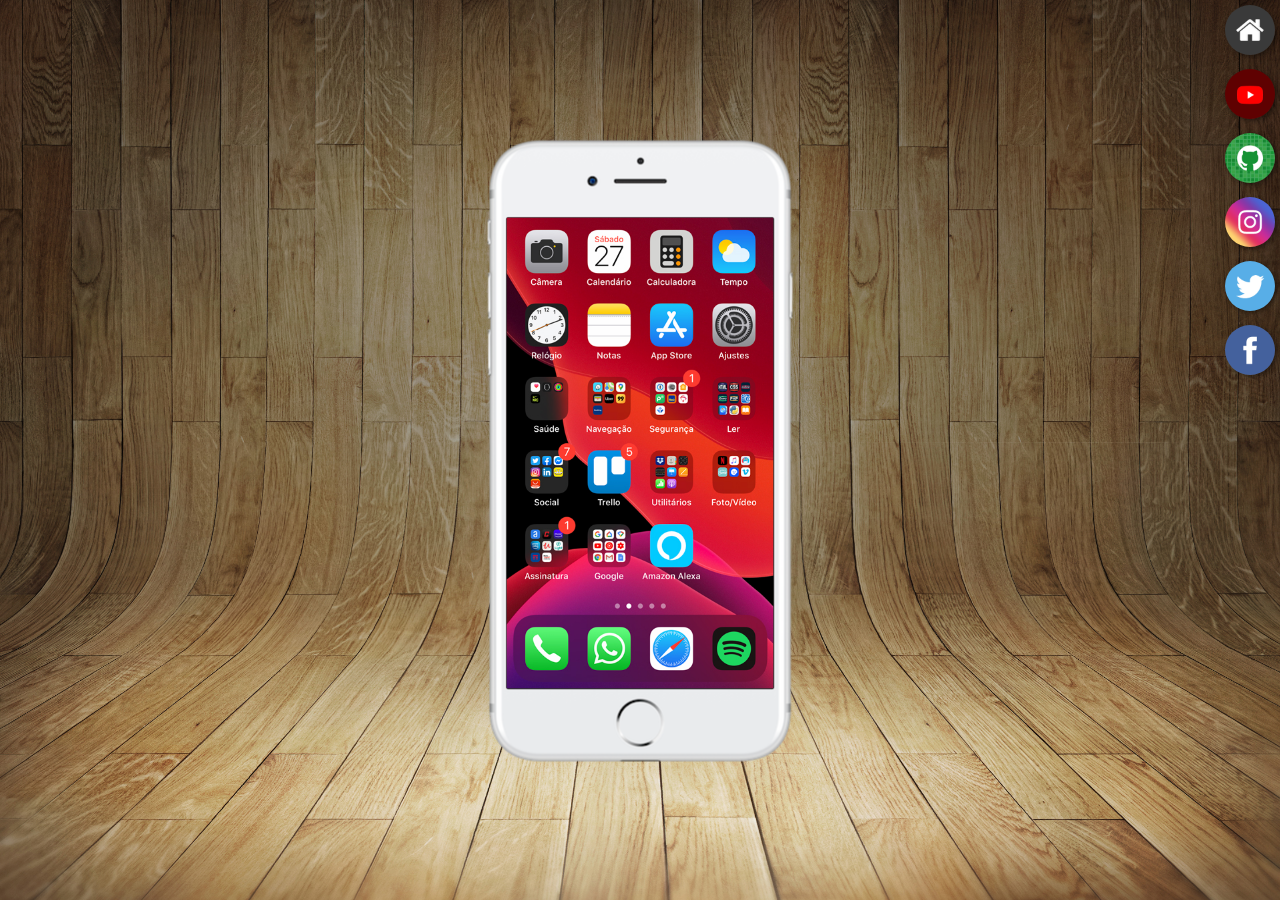
<file: index.html>
<!DOCTYPE html>
<html lang="pt-br">
<head>
    <meta charset="UTF-8">
    <meta http-equiv="X-UA-Compatible" content="IE=edge">
    <meta name="viewport" content="width=device-width, initial-scale=1.0">
    <link rel="shortcut icon" href="imagens/favicon.ico" type="image/x-icon">
    <link rel="stylesheet" href="estilos/style.css">
    <title>Projeto Redes Sociais</title>
</head>
<body>
    <main>
        <section id="celular">
            <iframe src="redes-sociais/home.html" name="tela" id="tela" frameborder="0">Seu dispositivo não é compativel</iframe>
        </section>
        <section id="redes">
            <a href="redes-sociais/home.html" target="tela"><img src="imagens/logo-home.jpg" alt="Home"></a> <br>
            <a href="redes-sociais/youtube.html" target="tela"><img src="imagens/logo-youtube.jpg" alt="YouTube"></a> <br>
            <a href="redes-sociais/github.html" target="tela"><img src="imagens/logo-github.jpg" alt="Github"></a> <br>
            <a href="redes-sociais/instagram.html" target="tela"><img src="imagens/logo-instagram.jpg" alt="Instagram"></a> <br>
            <a href="redes-sociais/twitter.html" target="tela"><img src="imagens/logo-twitter.jpg" alt="Twitter"></a> <br>
            <a href="redes-sociais/facebook.html" target="tela"><img src="imagens/logo-facebook.jpg" alt="Facebook"></a>
        </section>
    </main>
</body>
</html>
</file>
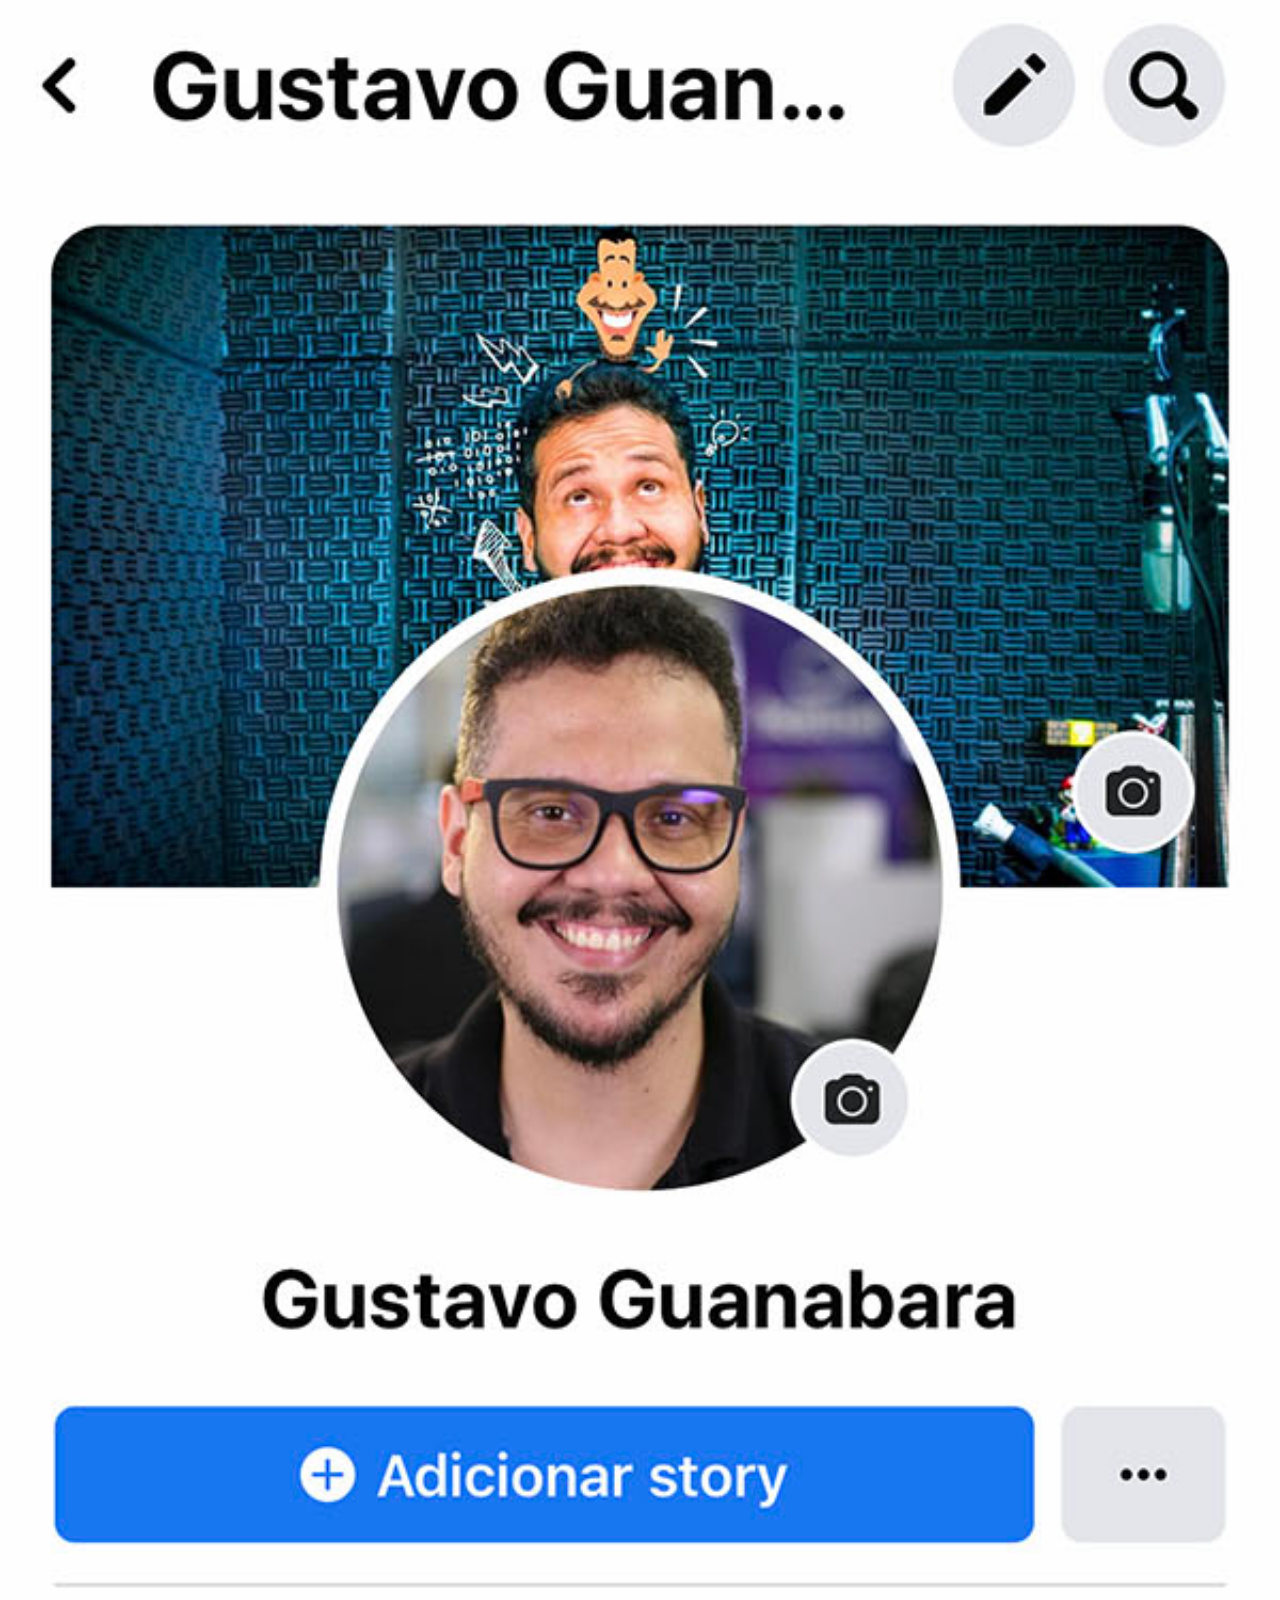
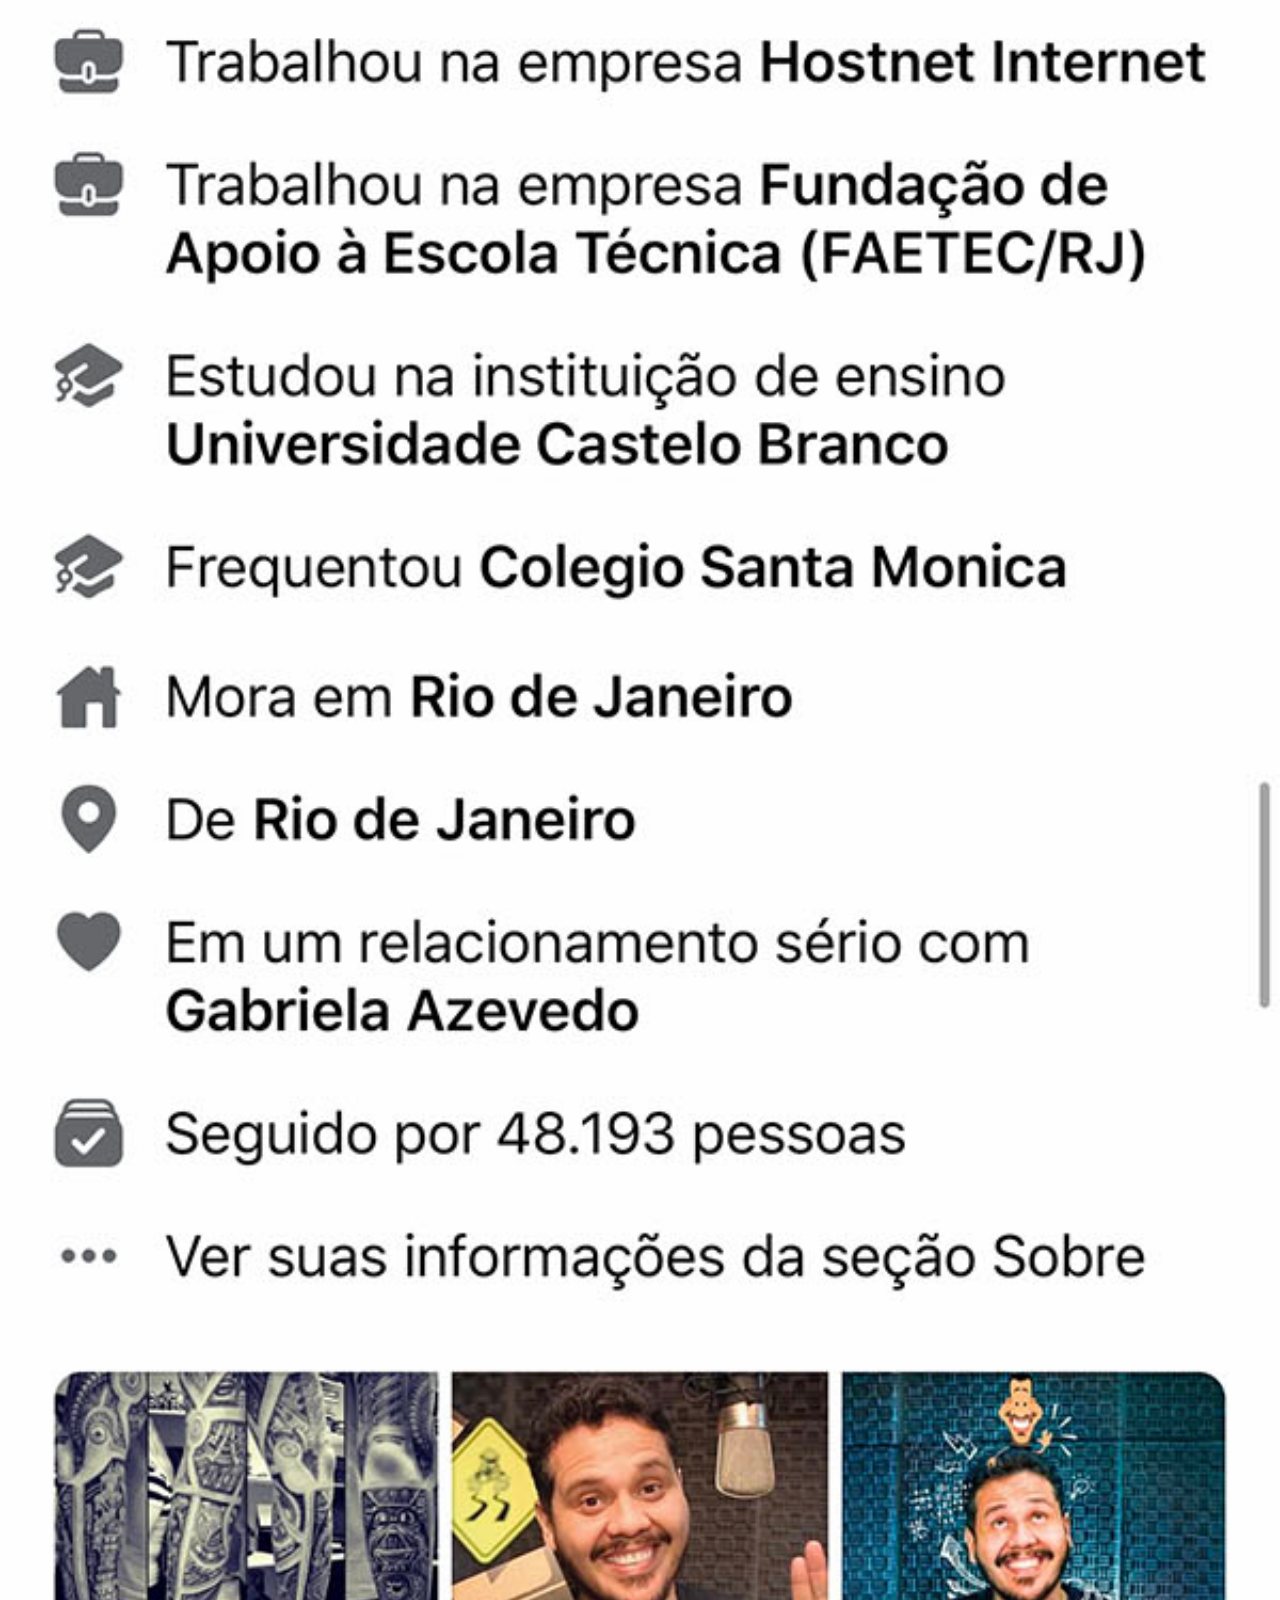
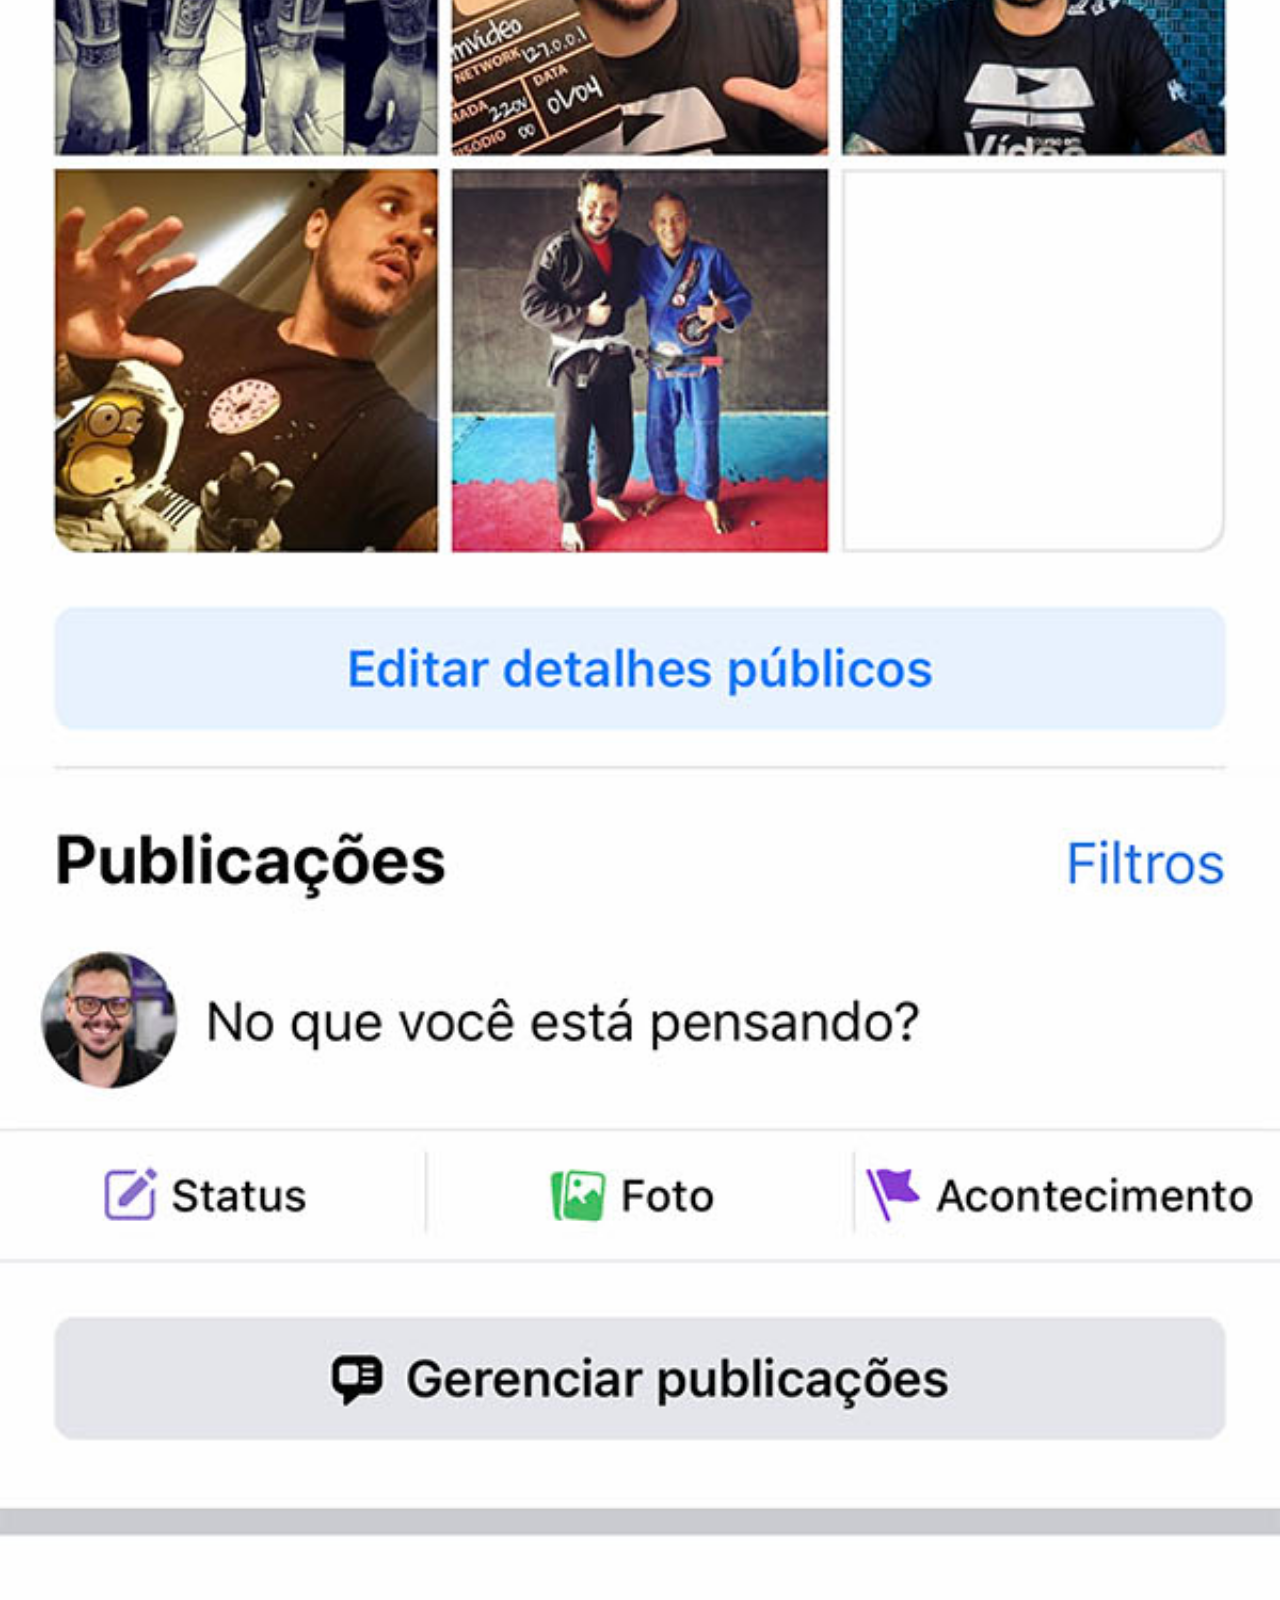
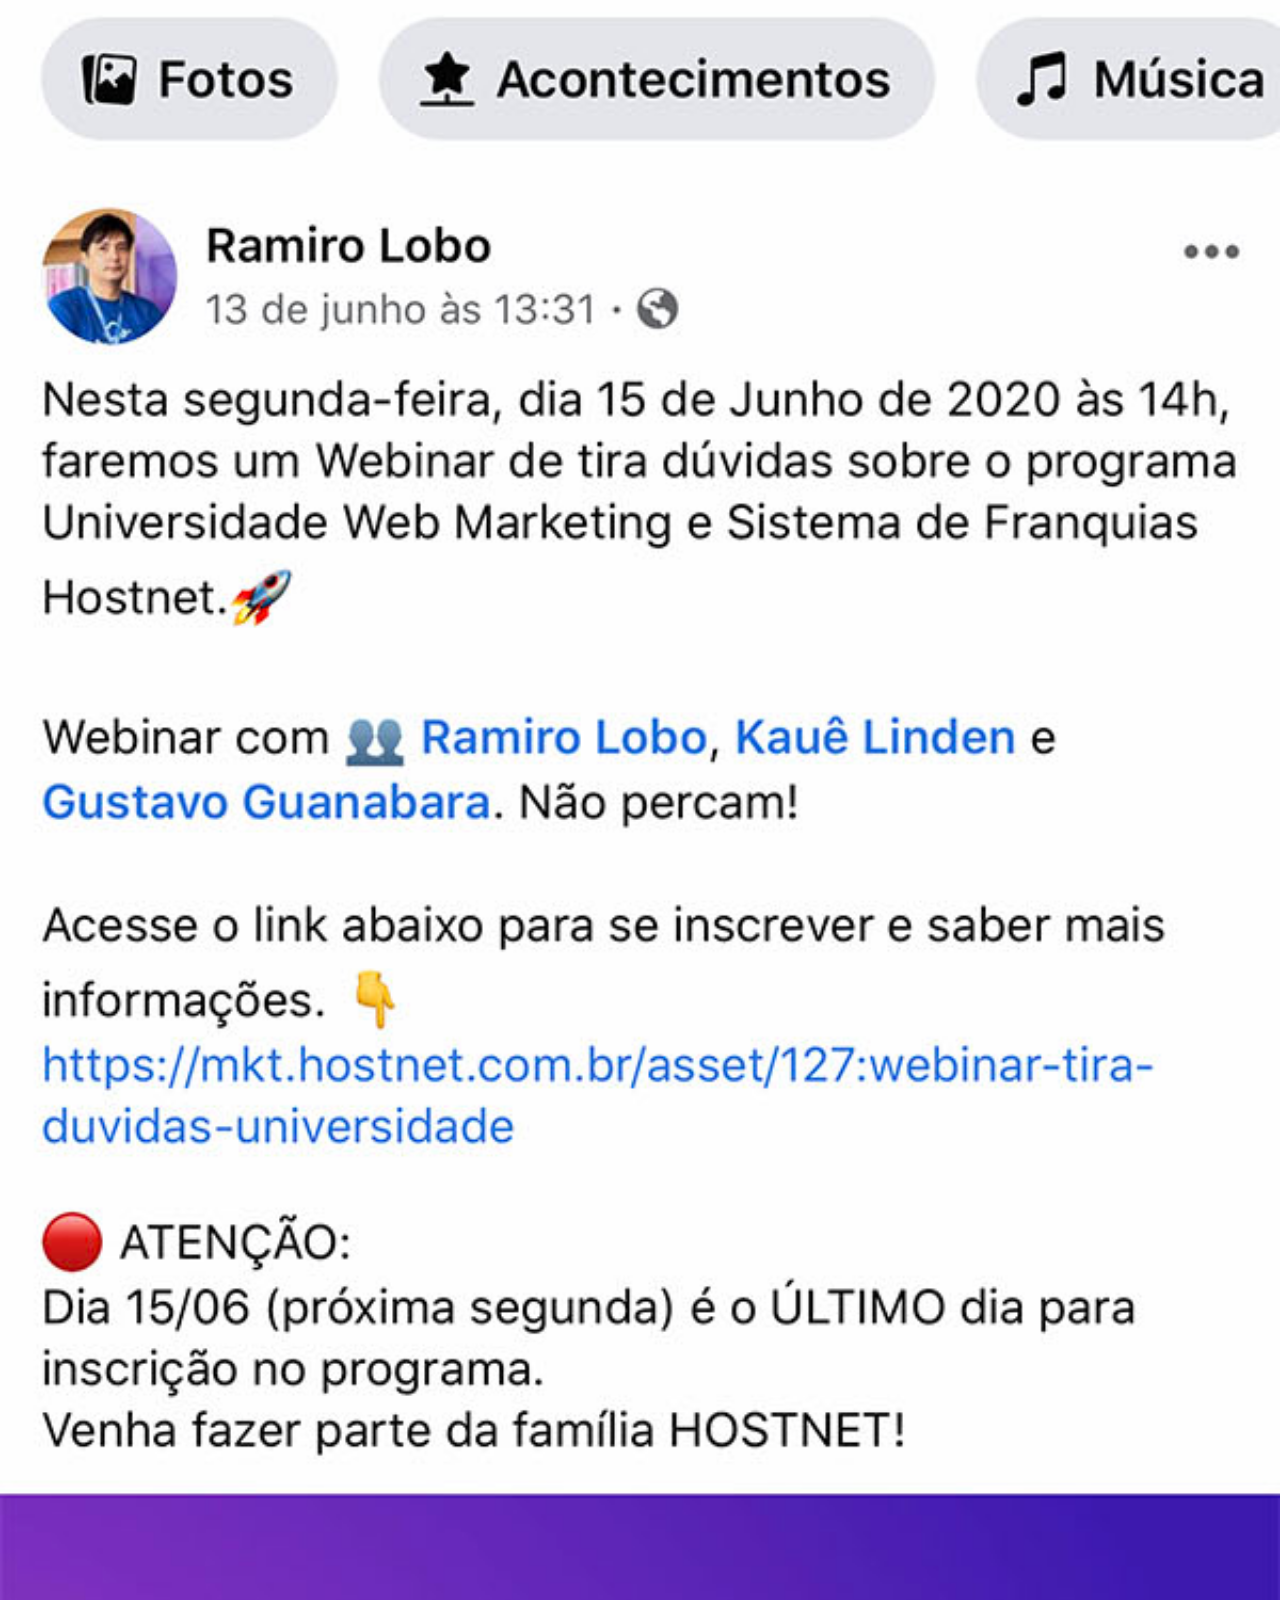
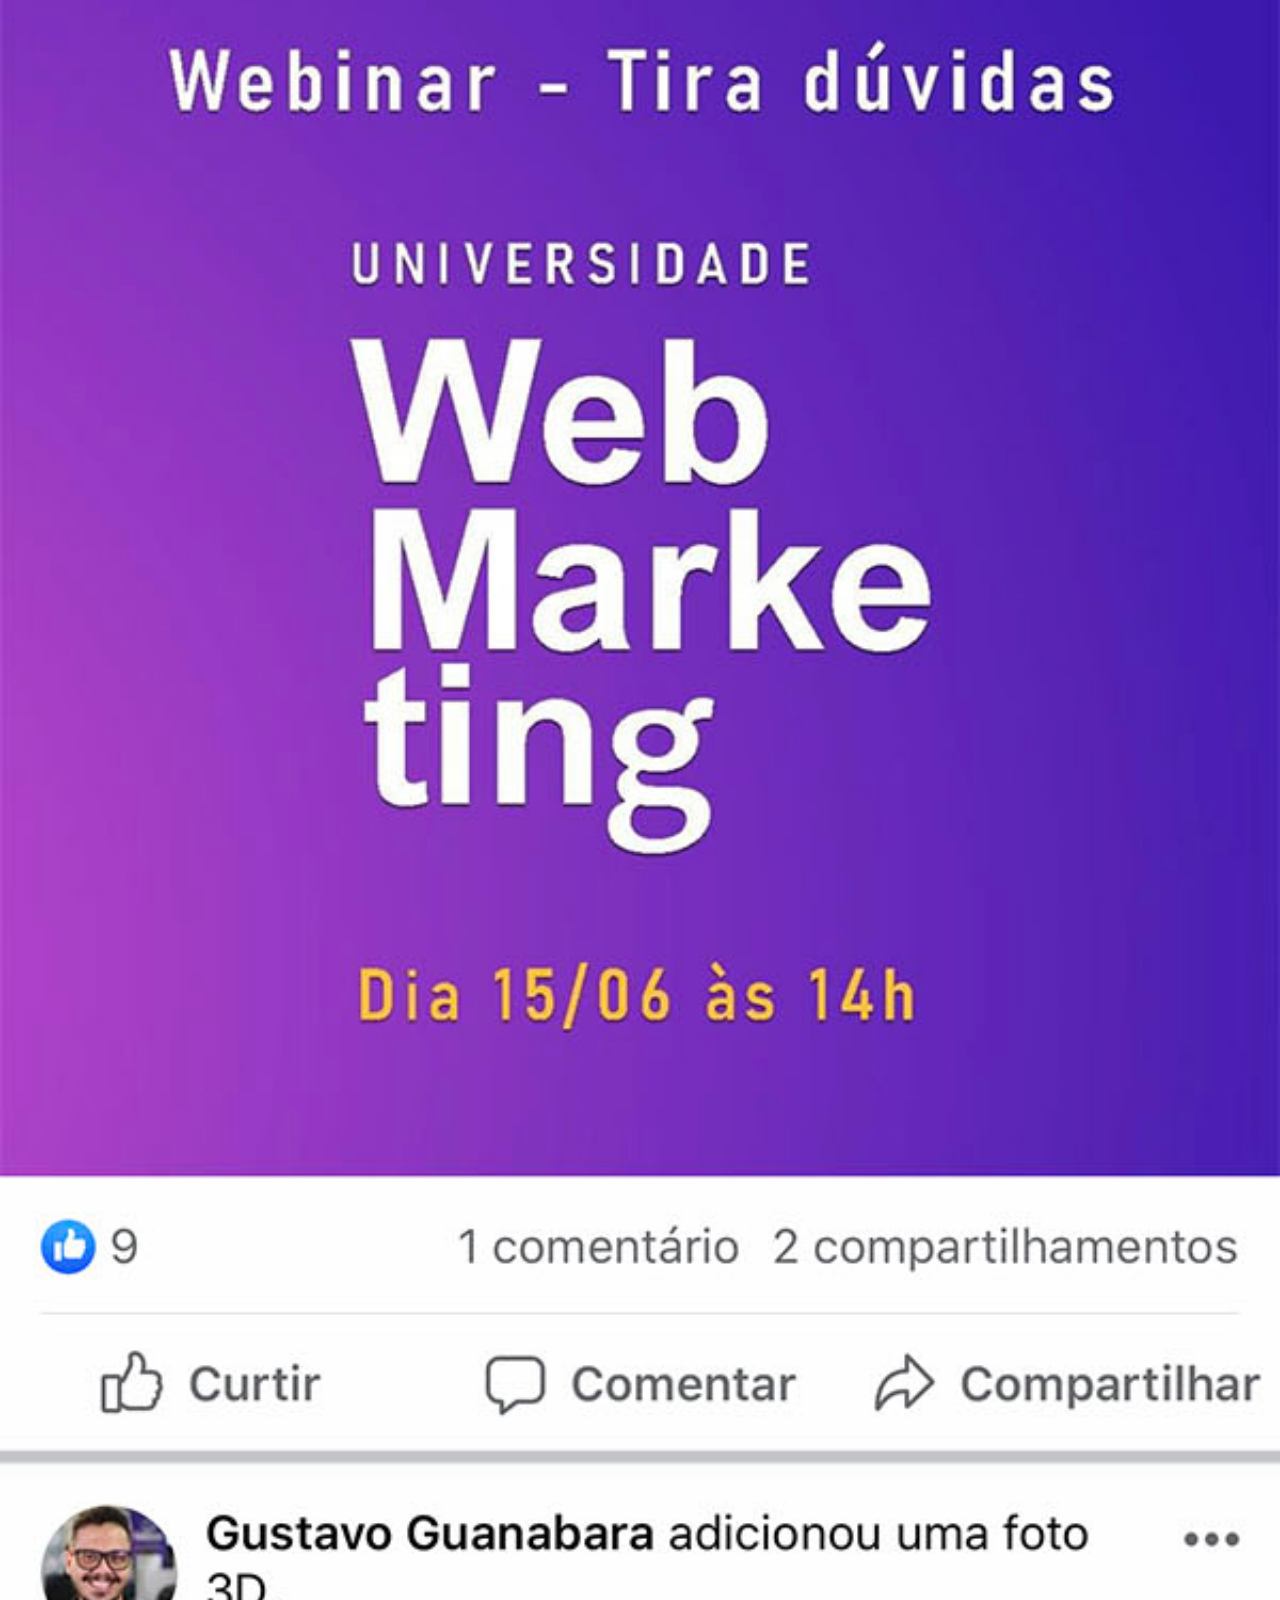
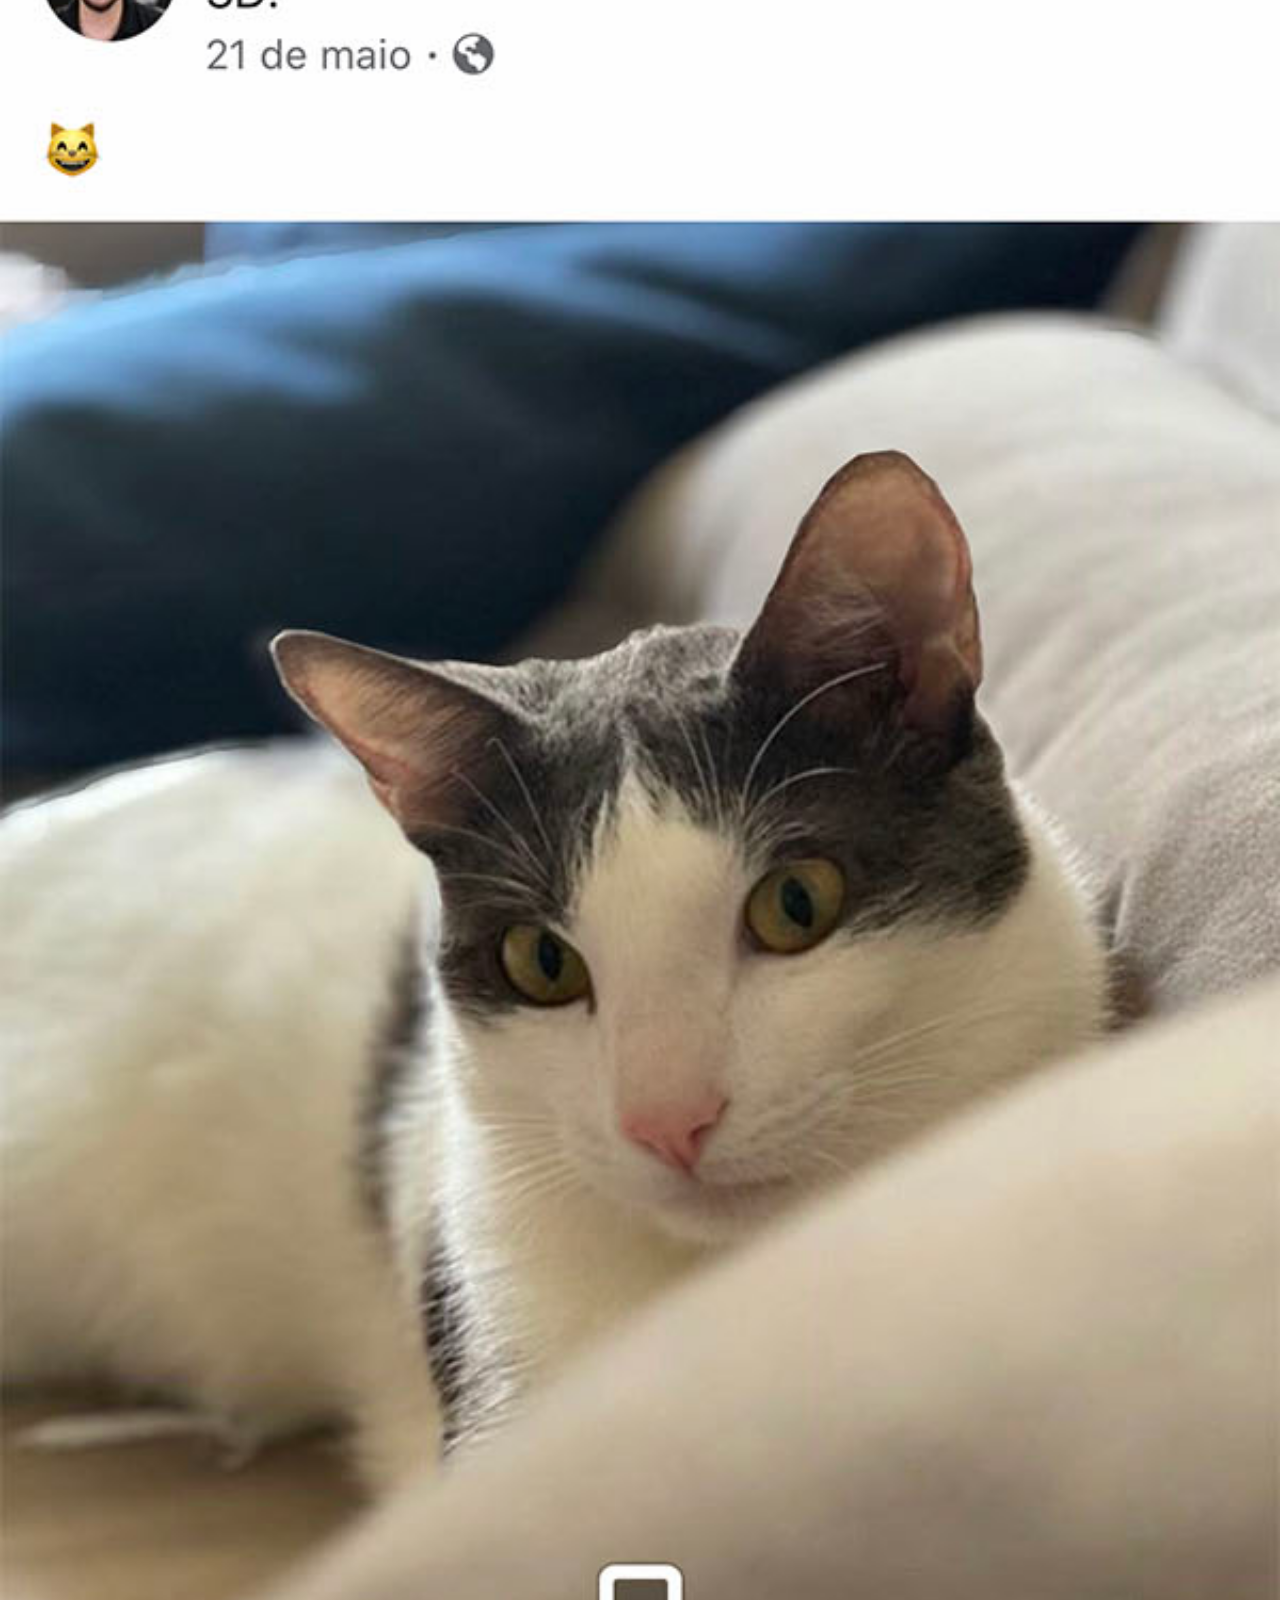
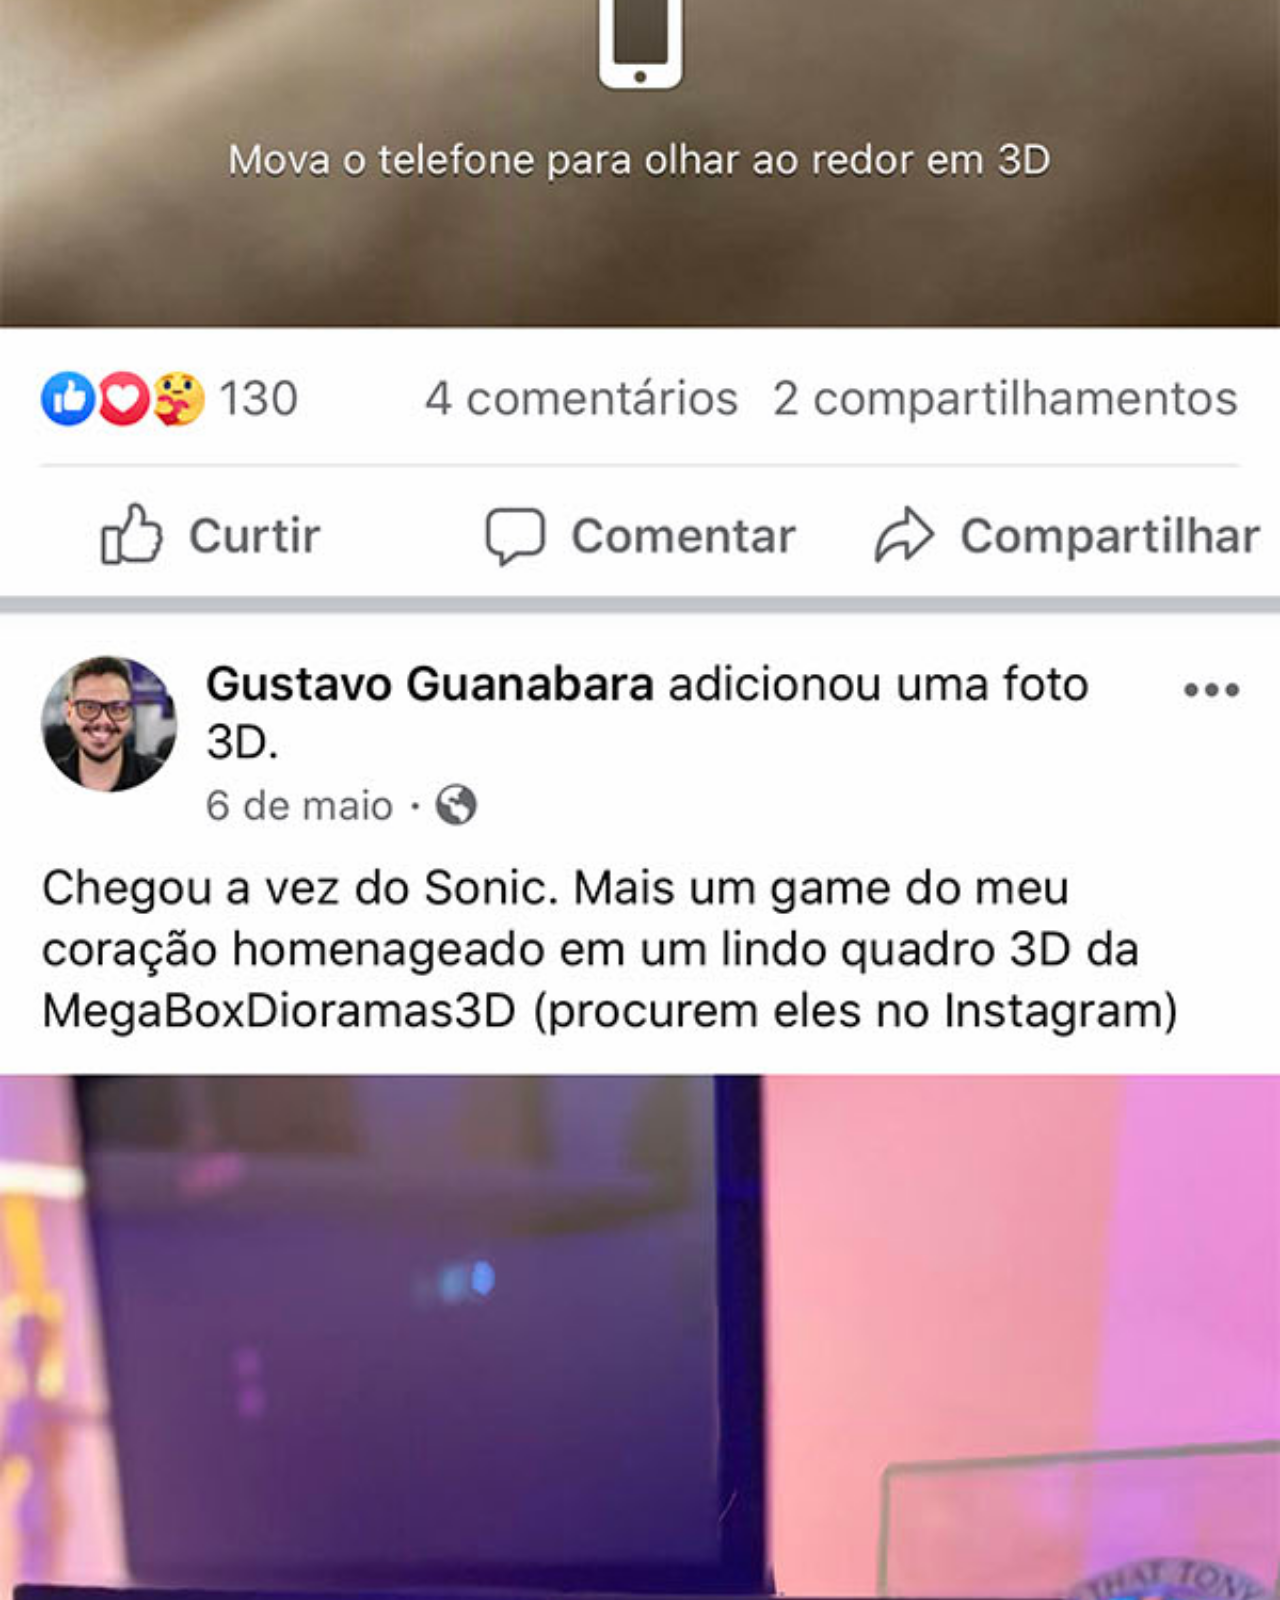
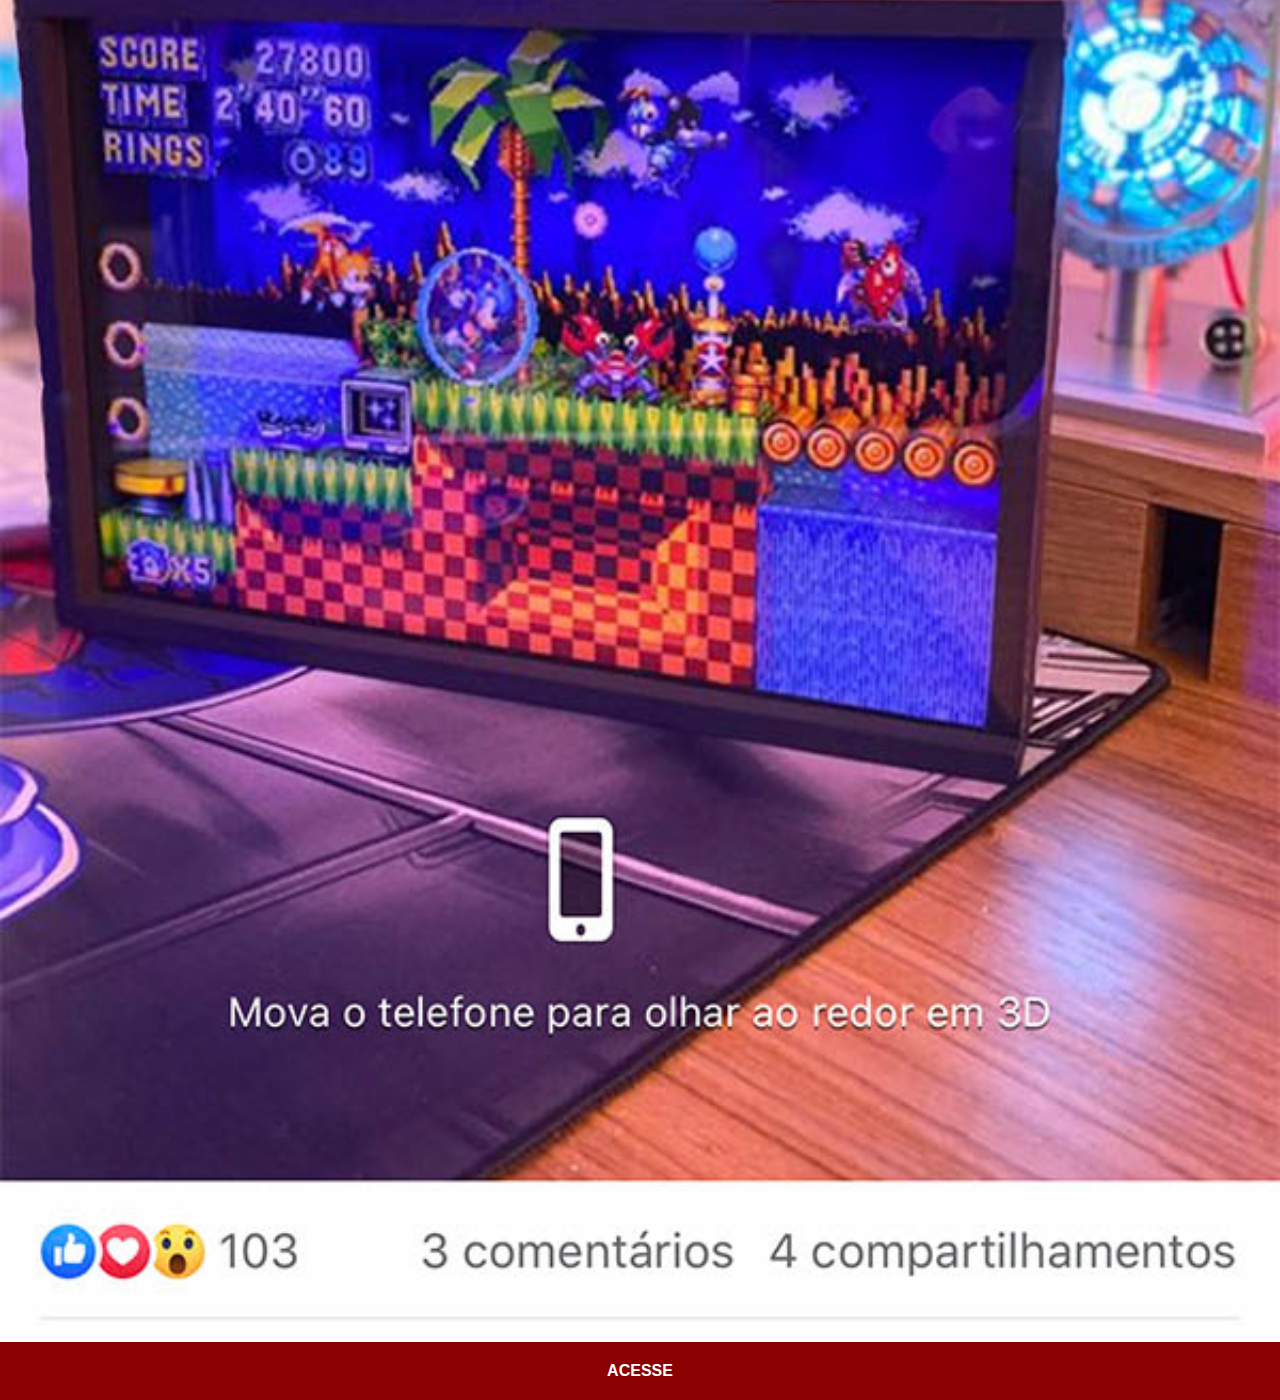
<file: redes-sociais/facebook.html>
<!DOCTYPE html>
<html lang="pt-br">
<head>
    <meta charset="UTF-8">
    <meta http-equiv="X-UA-Compatible" content="IE=edge">
    <meta name="viewport" content="width=device-width, initial-scale=1.0">
    <title>YouTube</title>
    <link rel="stylesheet" href="../estilos/style-social.css">
</head>
<body>
    <img src="../imagens/tela-facebook.jpg" alt="Facebook">
    <a href="https://www.youtube.com/@CursoemVideo/playlists" target="_blank">ACESSE</a>
</body>
</html>
</file>
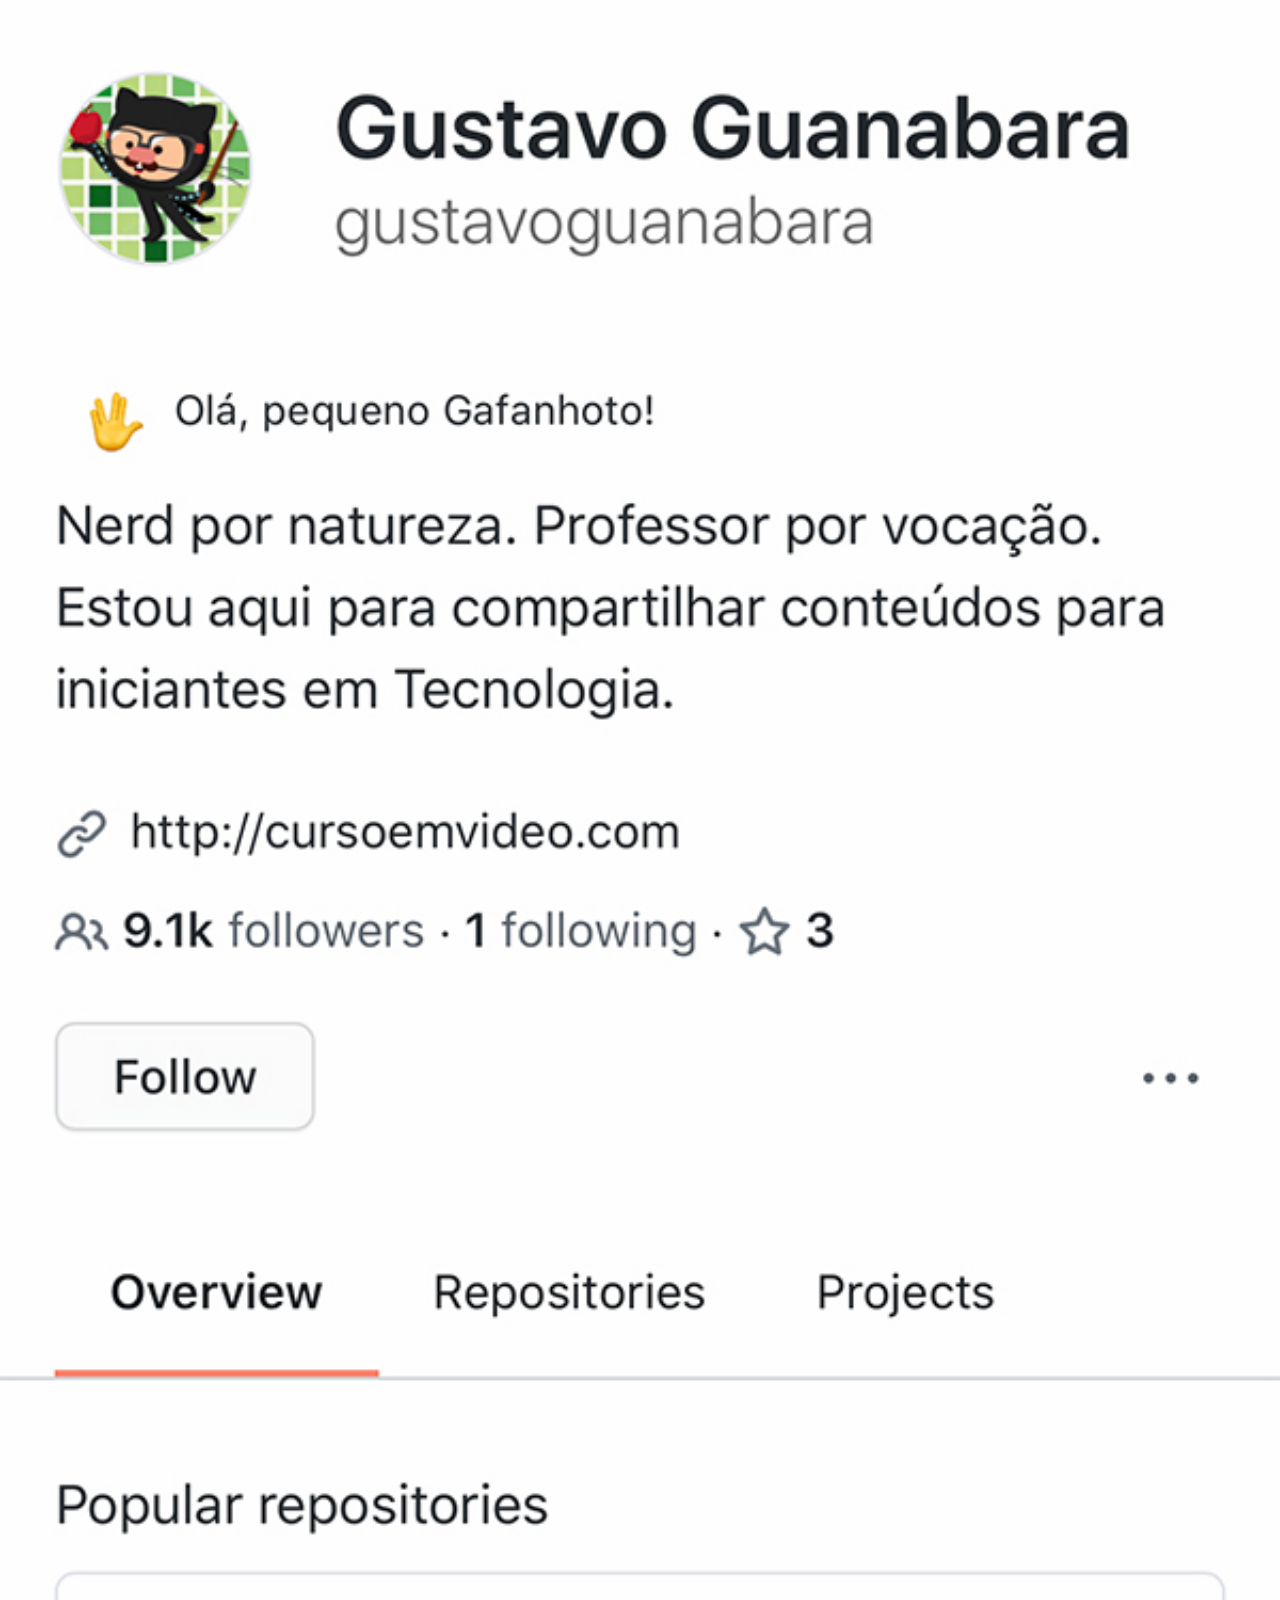
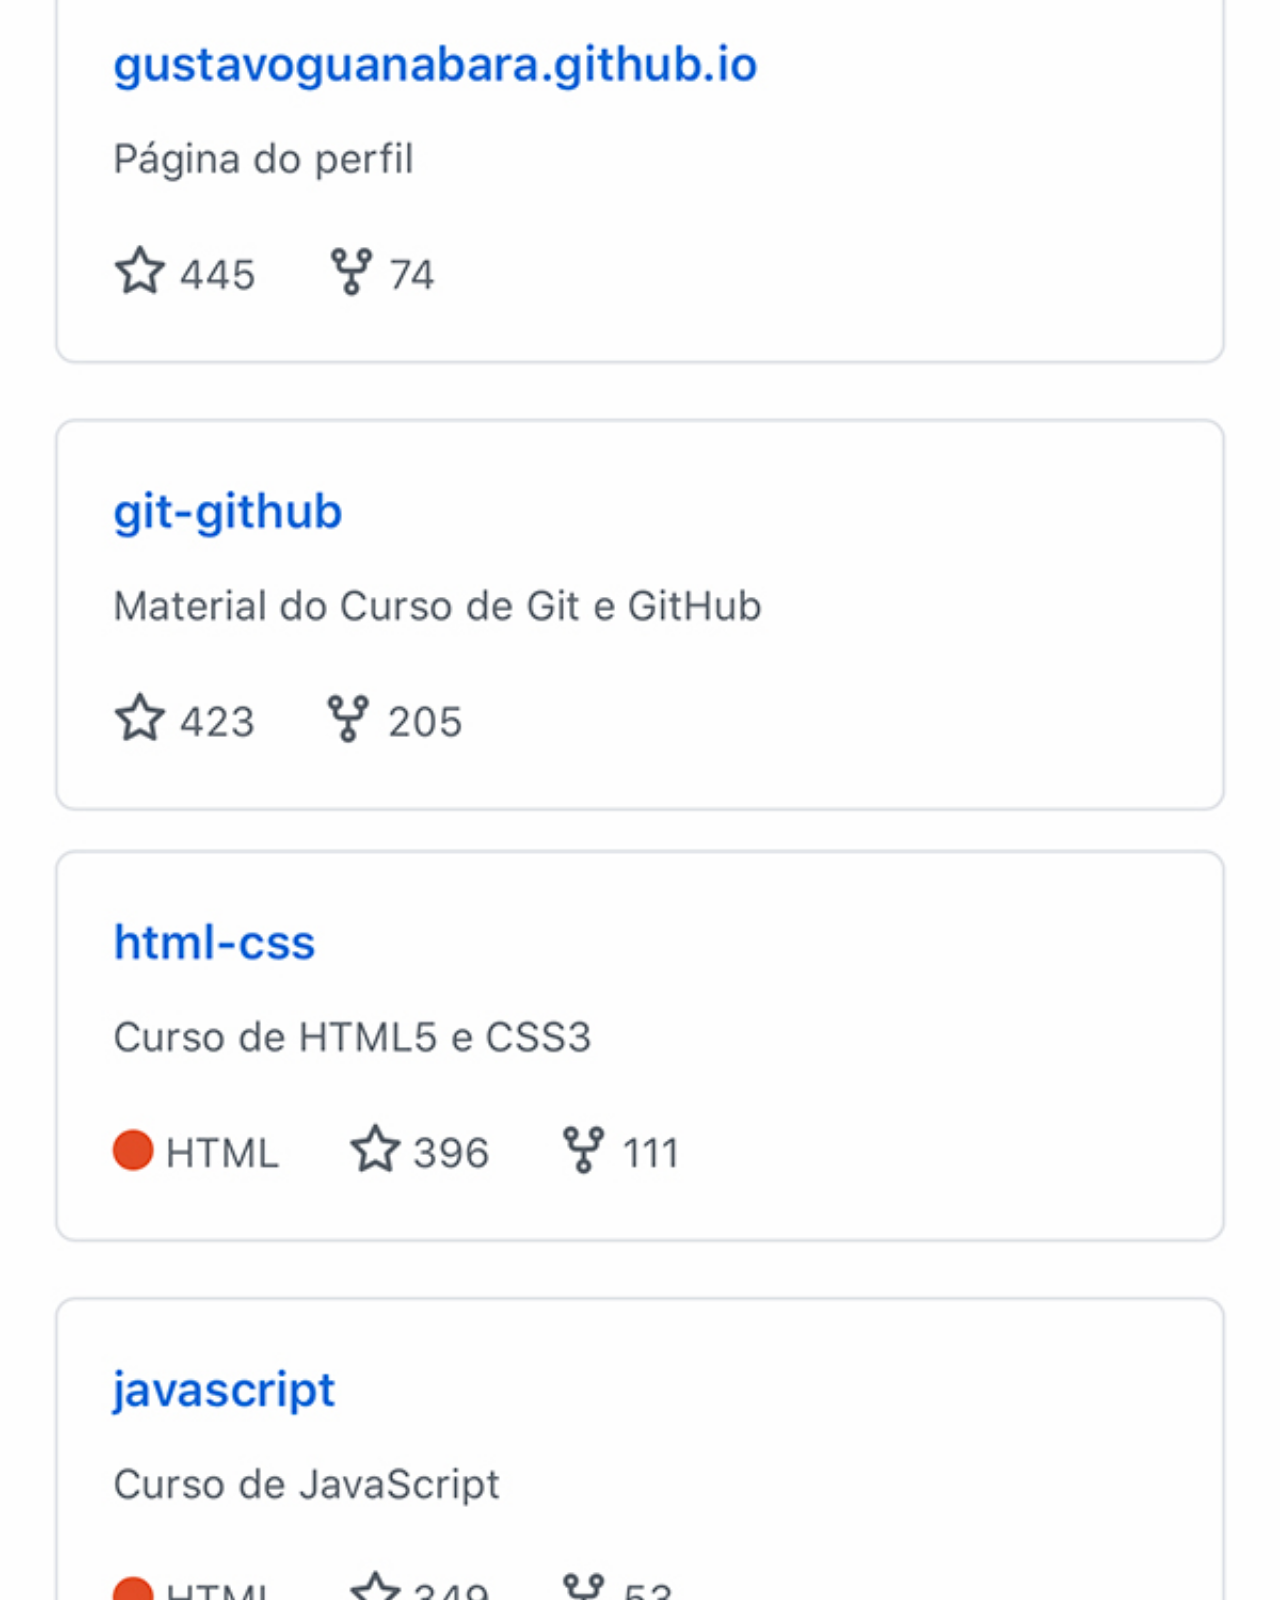
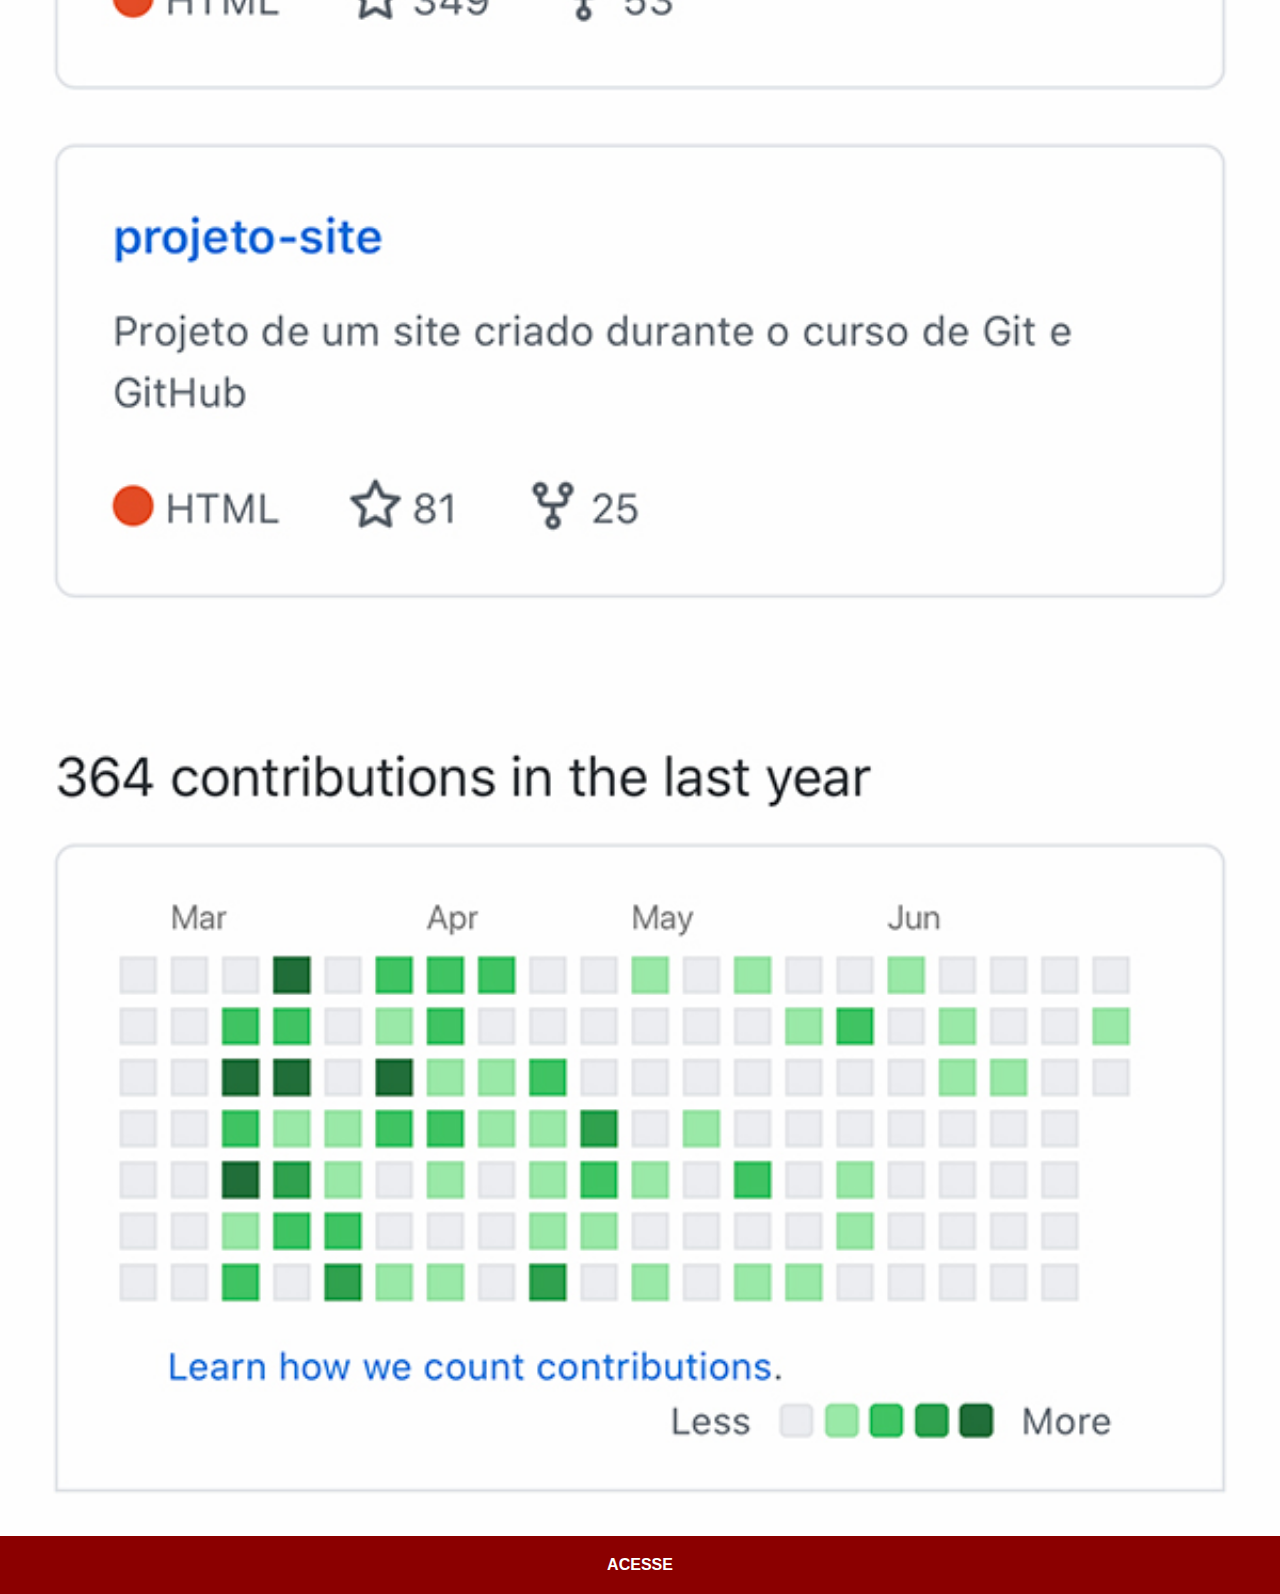
<file: redes-sociais/github.html>
<!DOCTYPE html>
<html lang="pt-br">
<head>
    <meta charset="UTF-8">
    <meta http-equiv="X-UA-Compatible" content="IE=edge">
    <meta name="viewport" content="width=device-width, initial-scale=1.0">
    <title>Github</title>
    <link rel="stylesheet" href="../estilos/style-social.css">
</head>
<body>
    <img src="../imagens/tela-github.jpg" alt="Github">
    <a href="https://gustavoguanabara.github.io/" target="_blank">ACESSE</a>
</body>
</html>
</file>
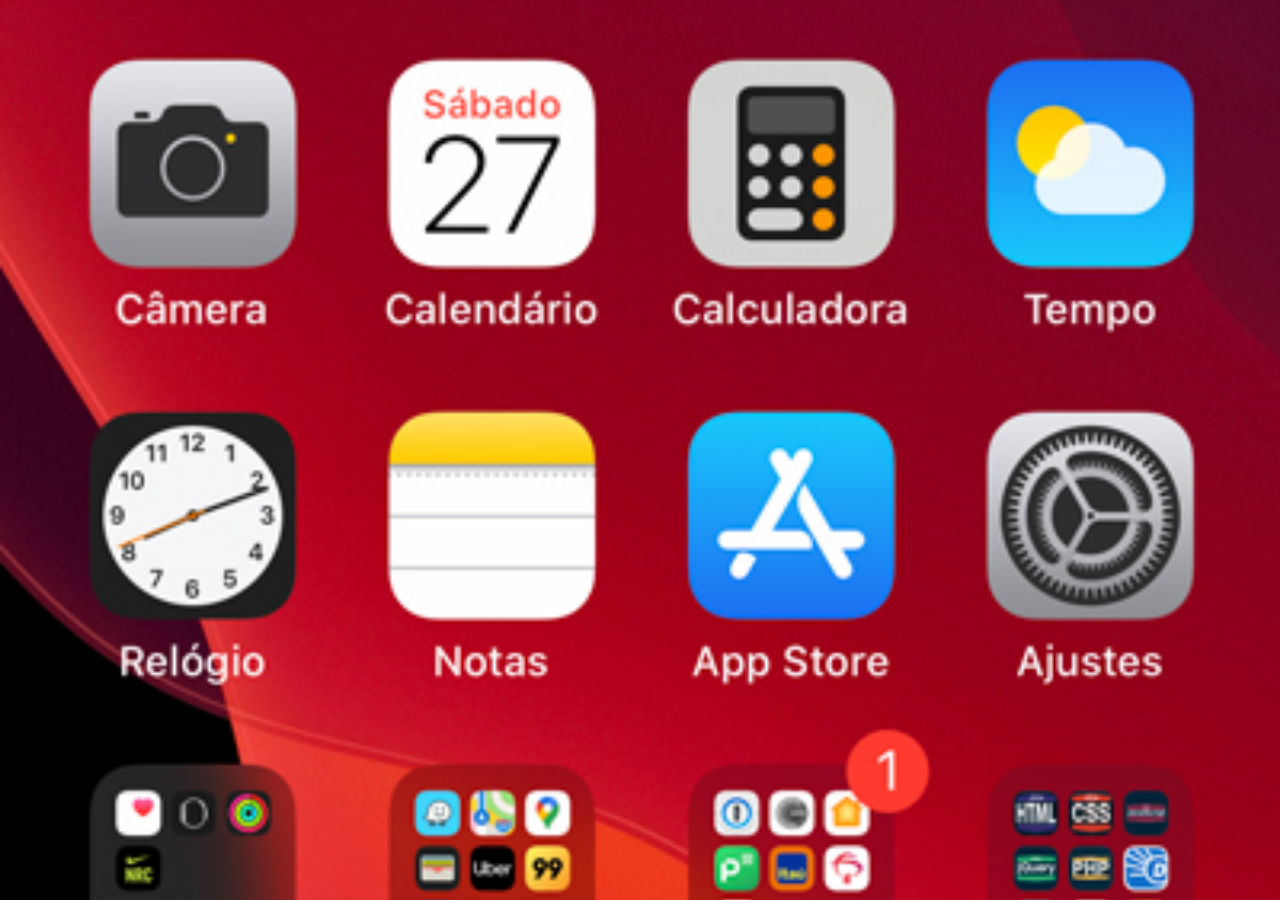
<file: redes-sociais/home.html>
<!DOCTYPE html>
<html lang="pt-br">
<head>
    <meta charset="UTF-8">
    <meta http-equiv="X-UA-Compatible" content="IE=edge">
    <meta name="viewport" content="width=device-width, initial-scale=1.0">
    <title>Home</title>
    <style>
        * {
            padding: 0px;
            margin: 0px;
        }
        body {
            height: 100vh;
            width: 100vw;
            background: black url(../imagens/tela-home.jpg) no-repeat top center;
            background-size: cover;
        }
    </style>
</head>
<body>
    
</body>
</html>
</file>
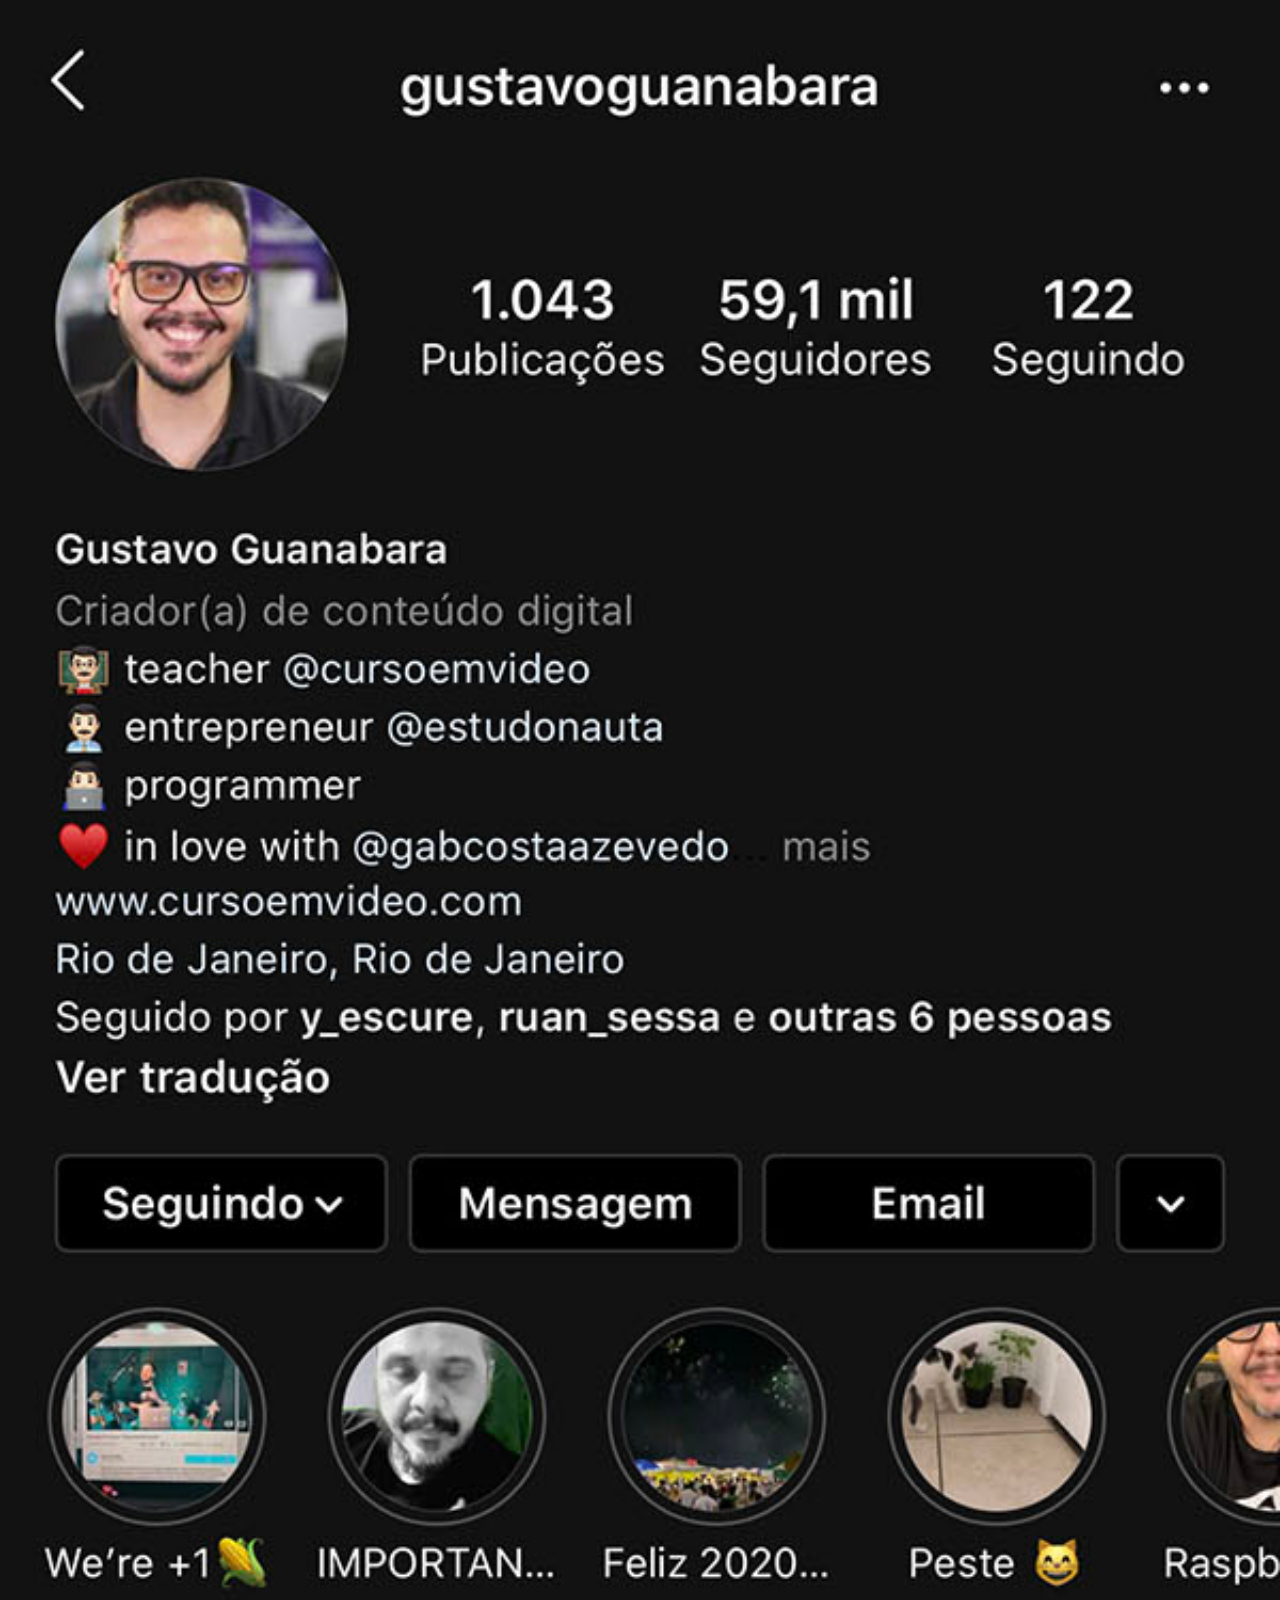
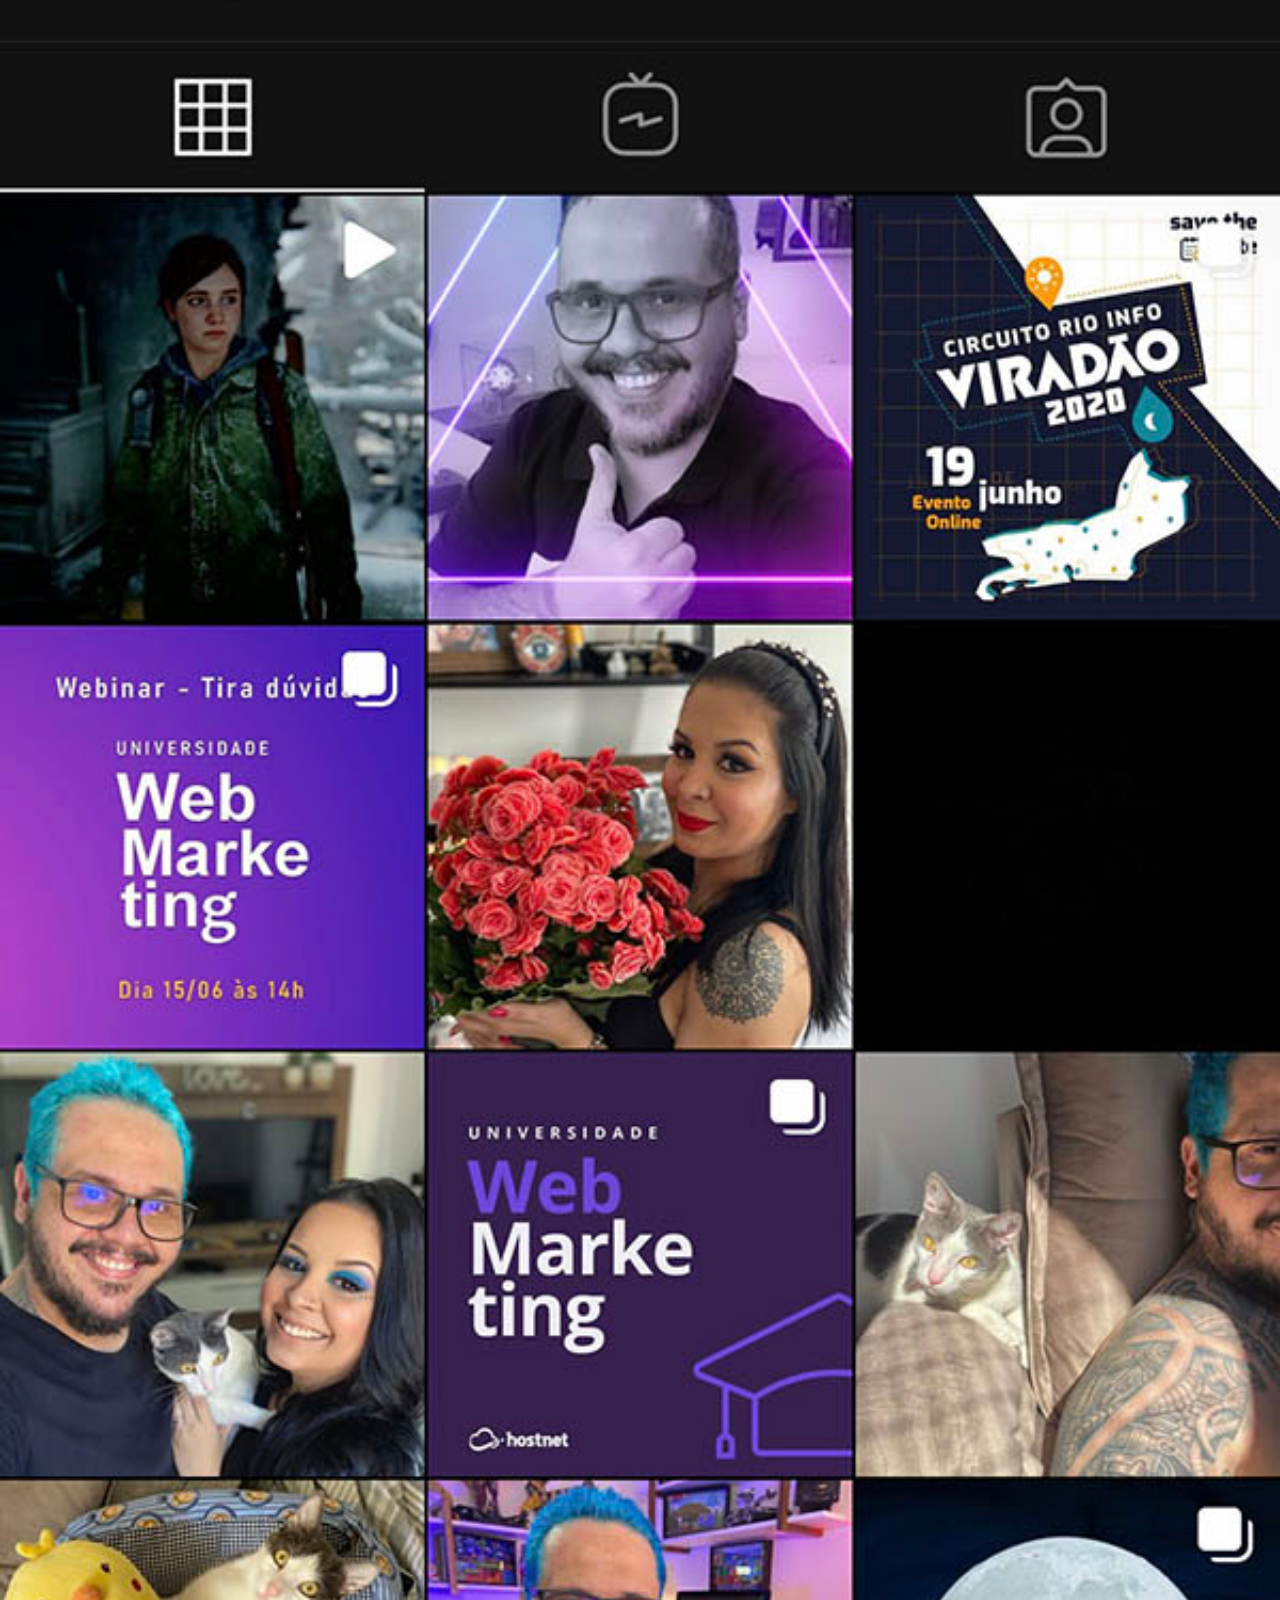
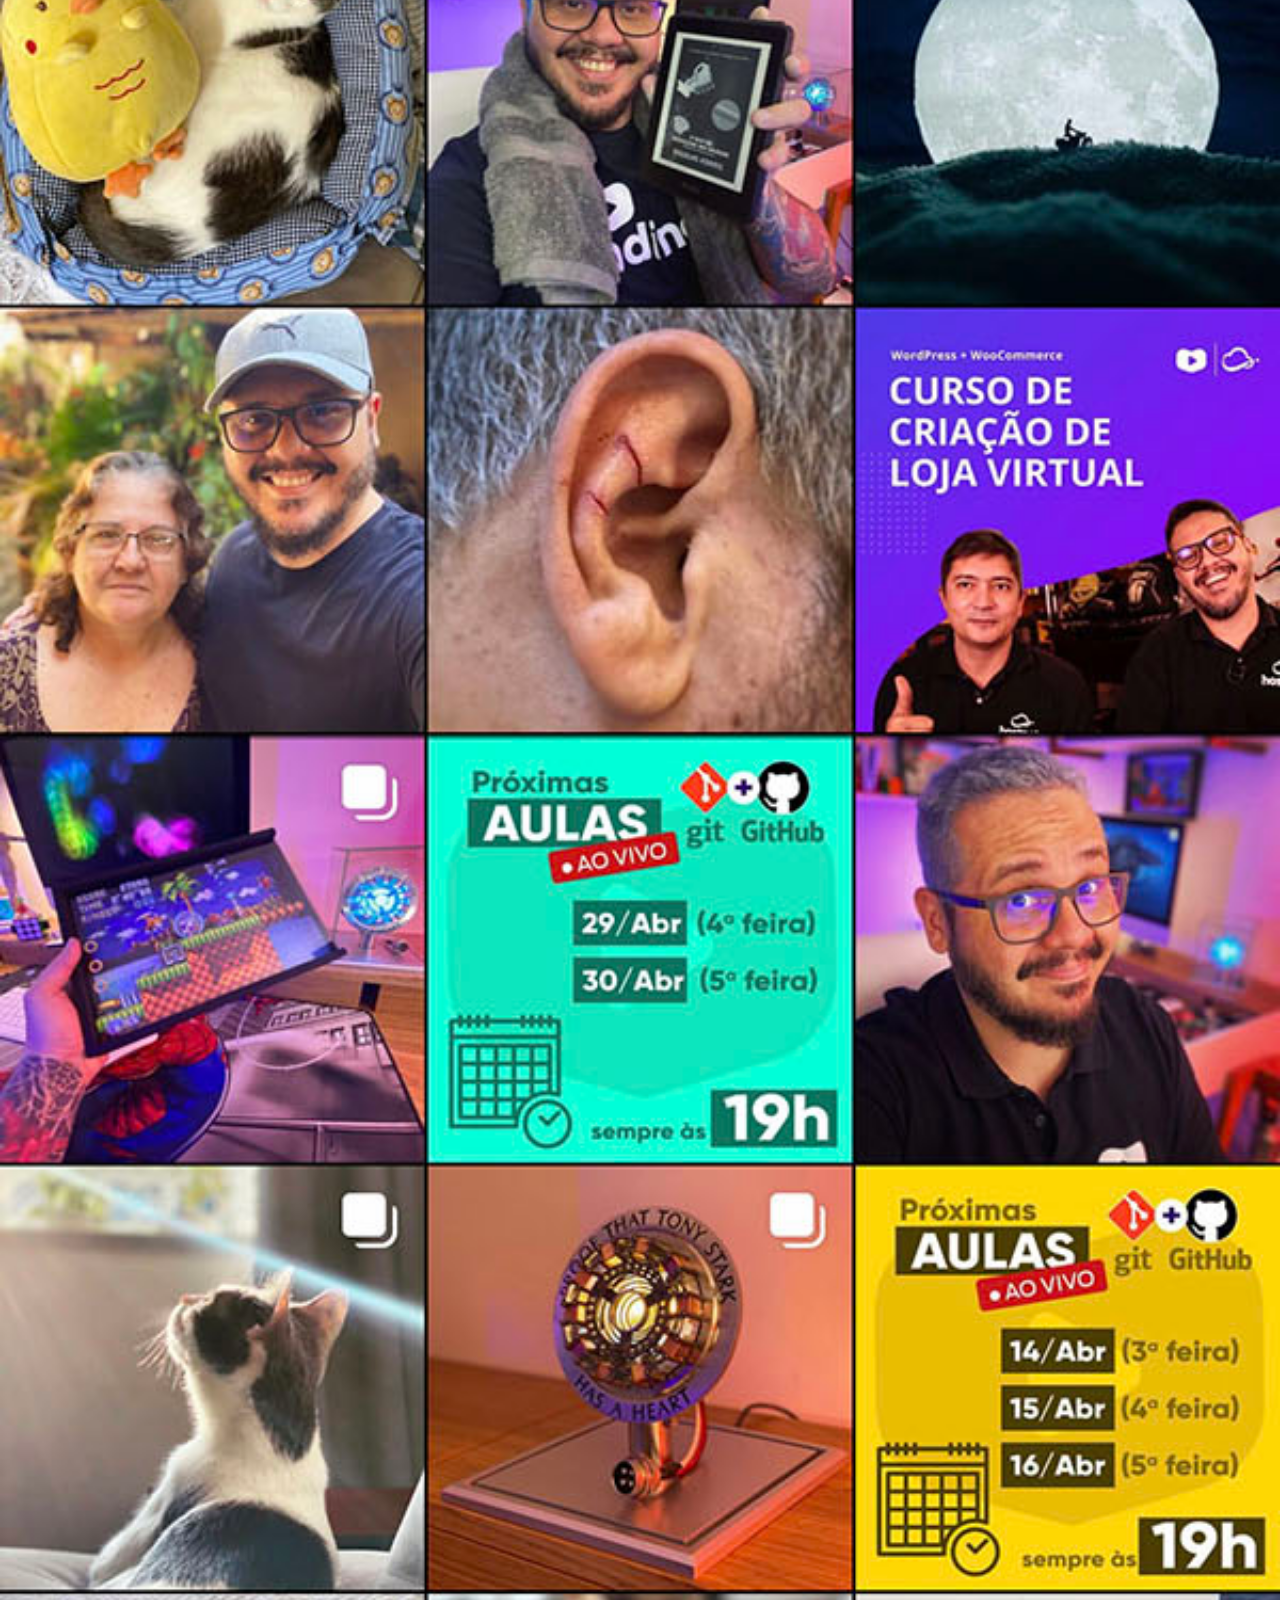
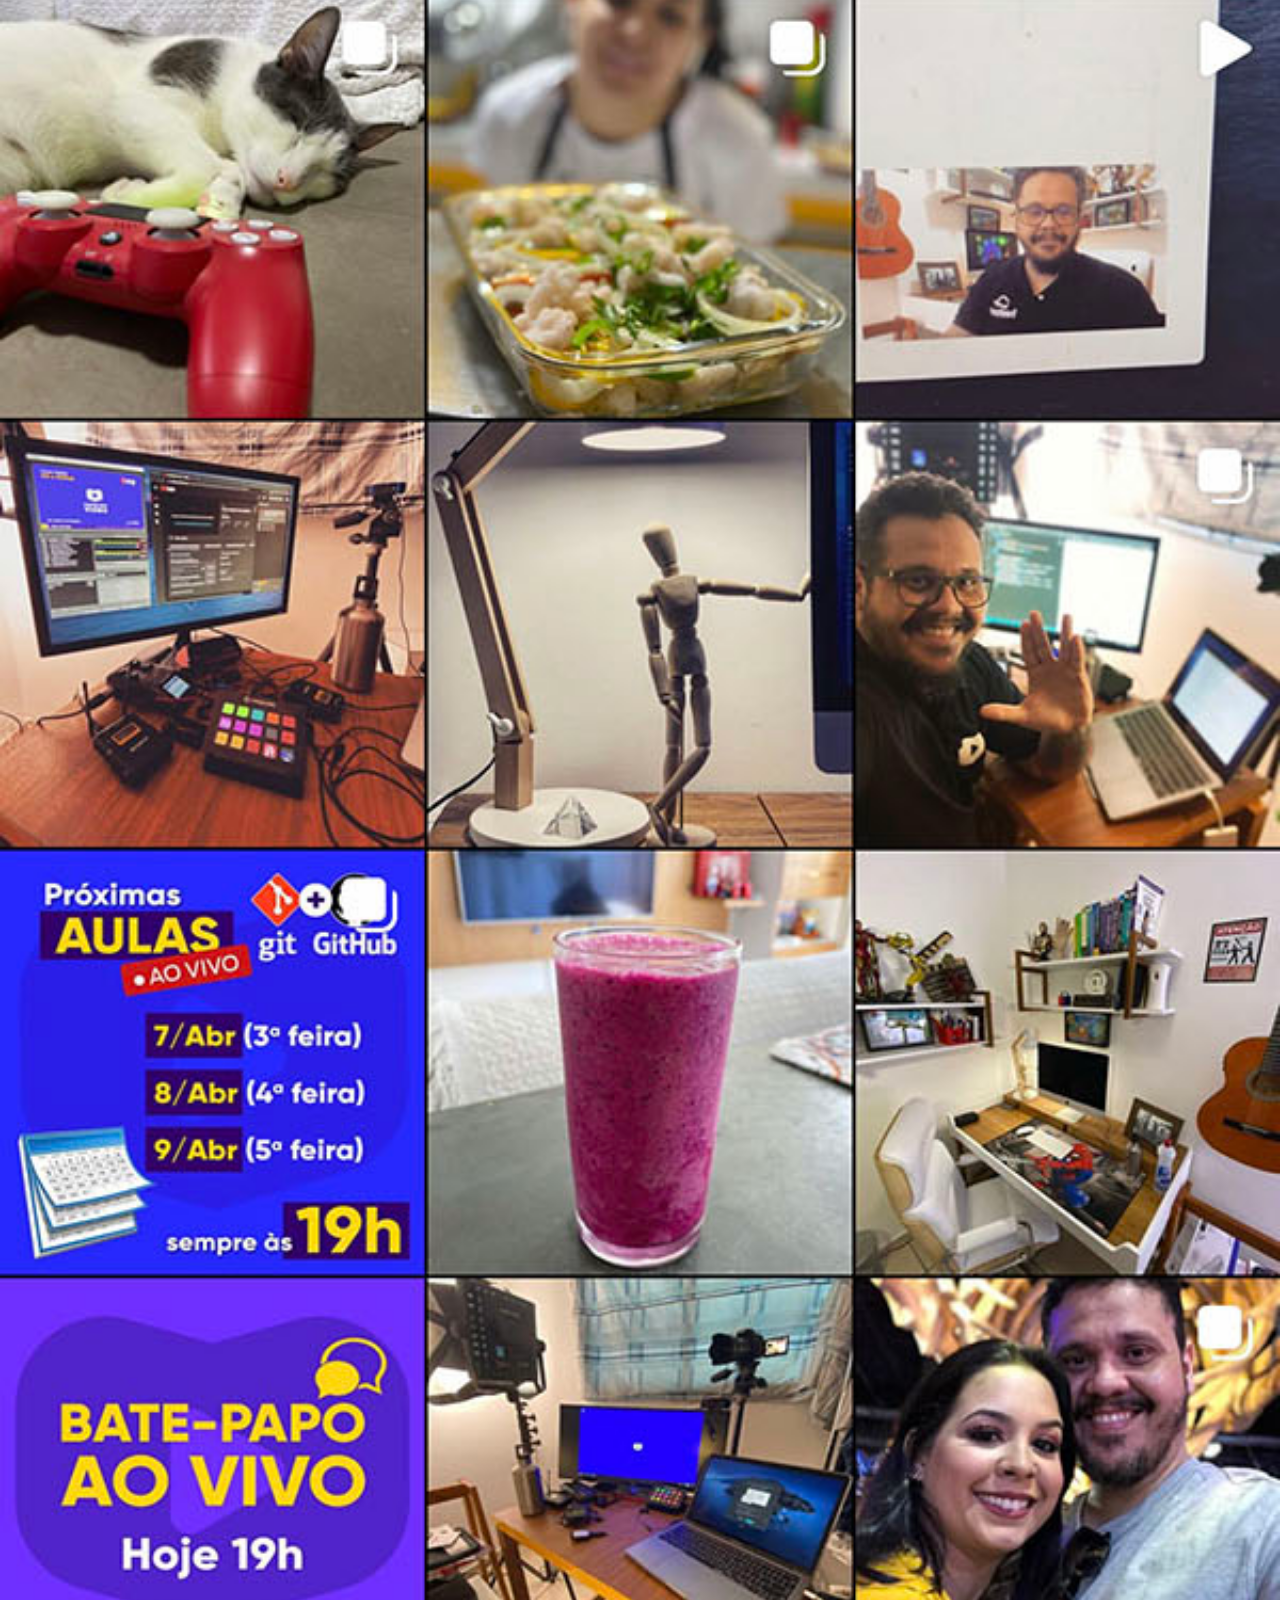
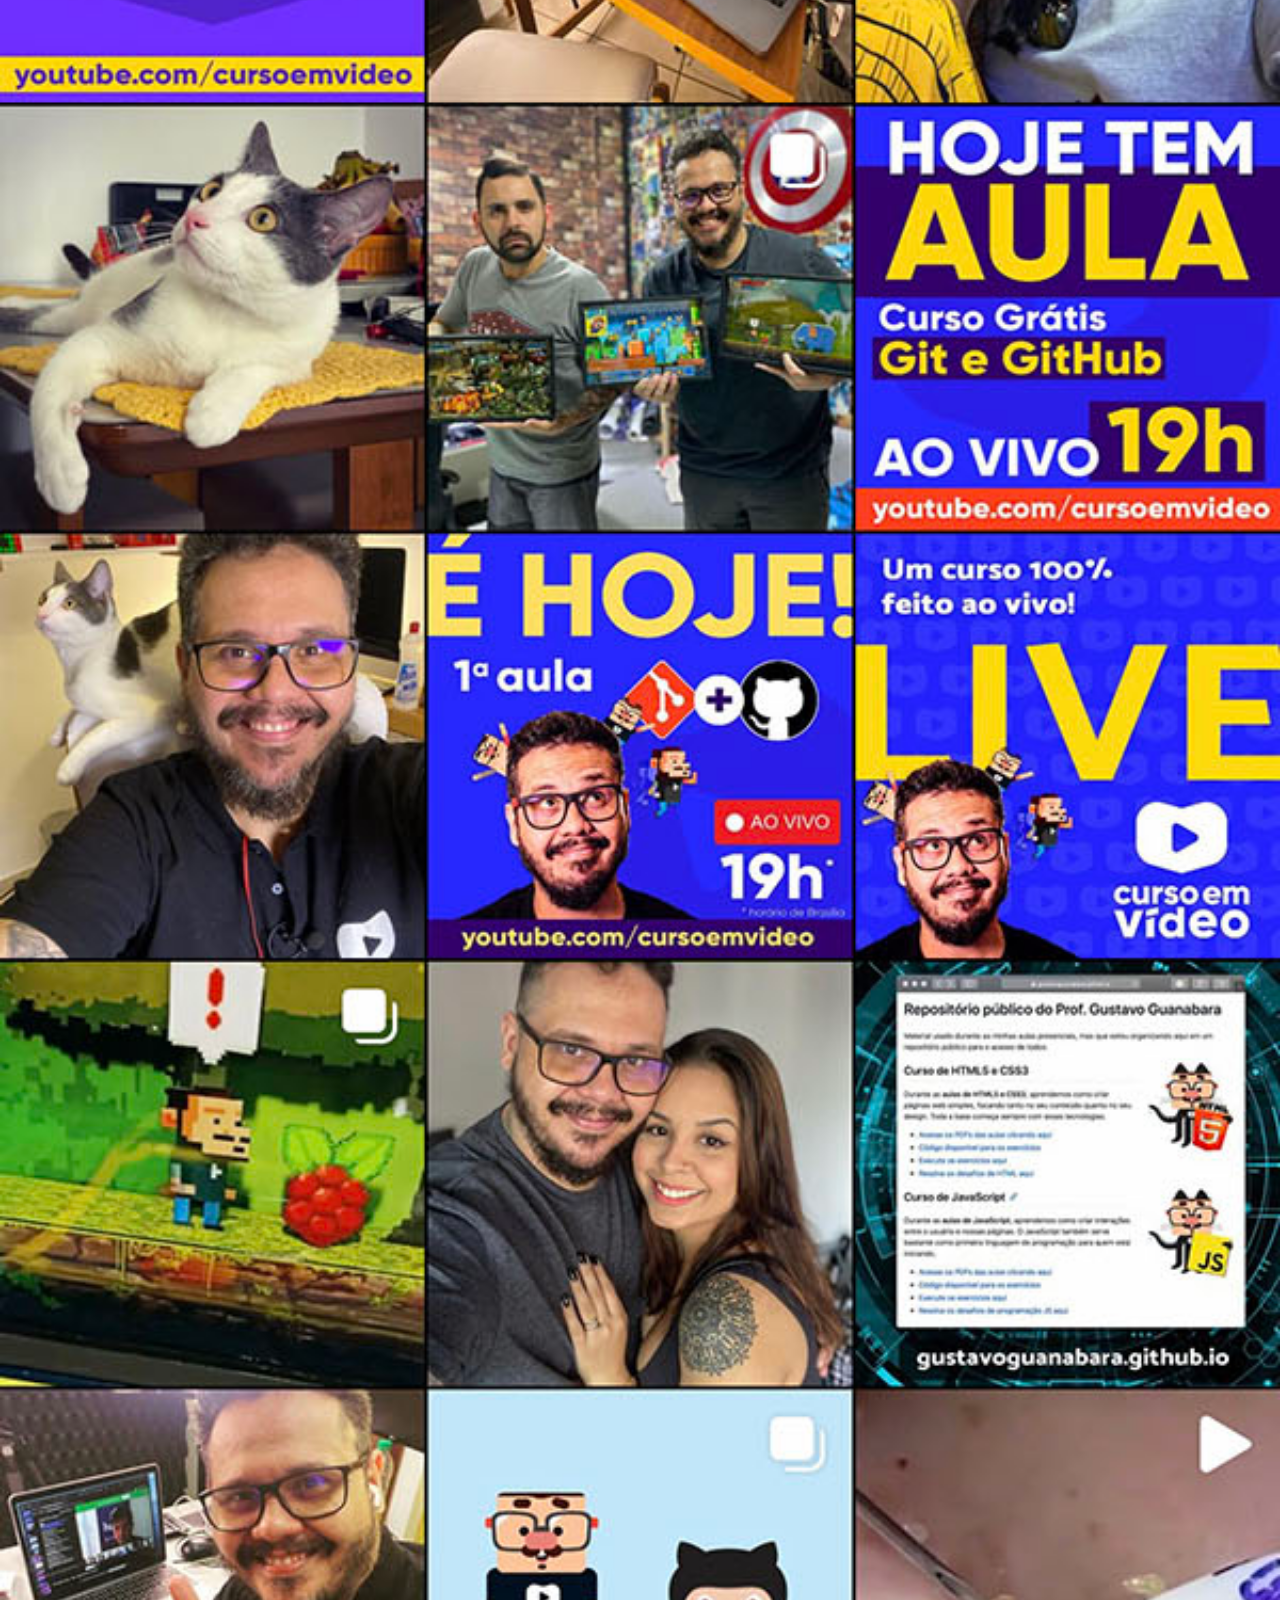
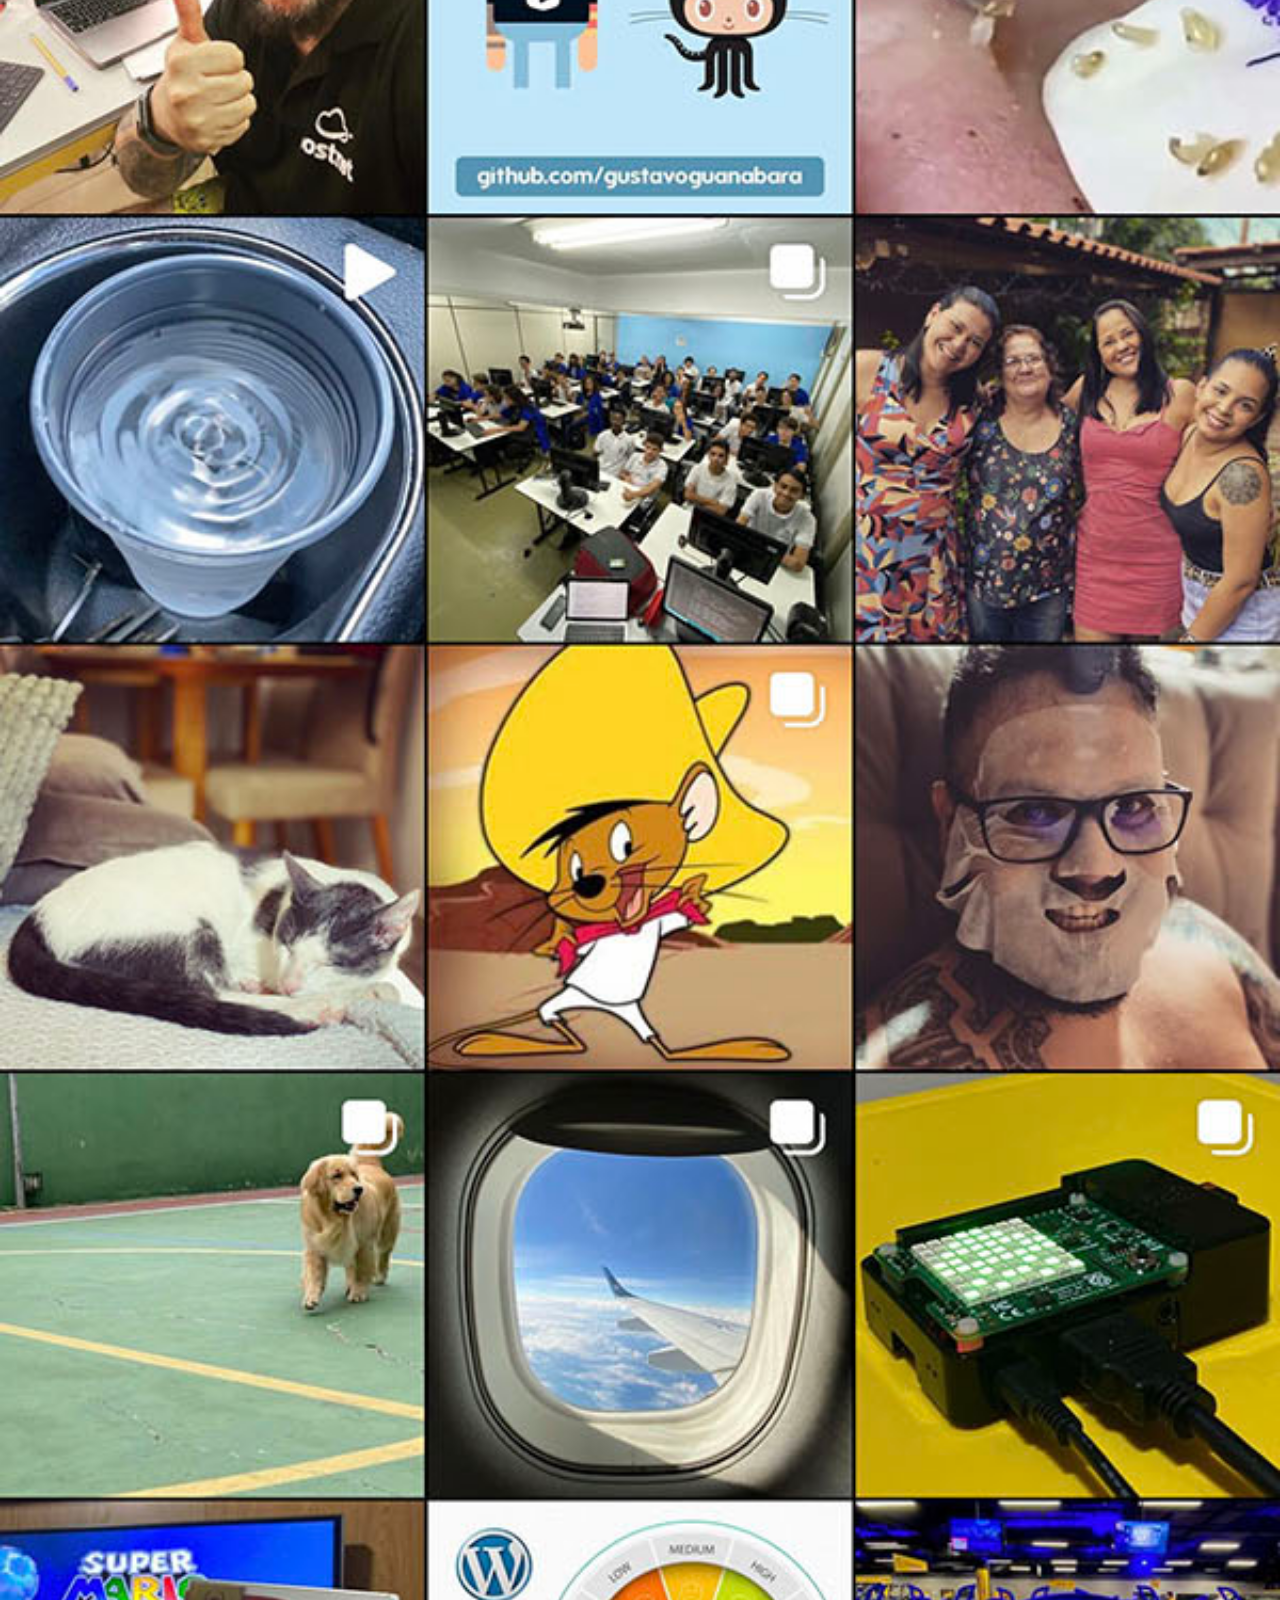
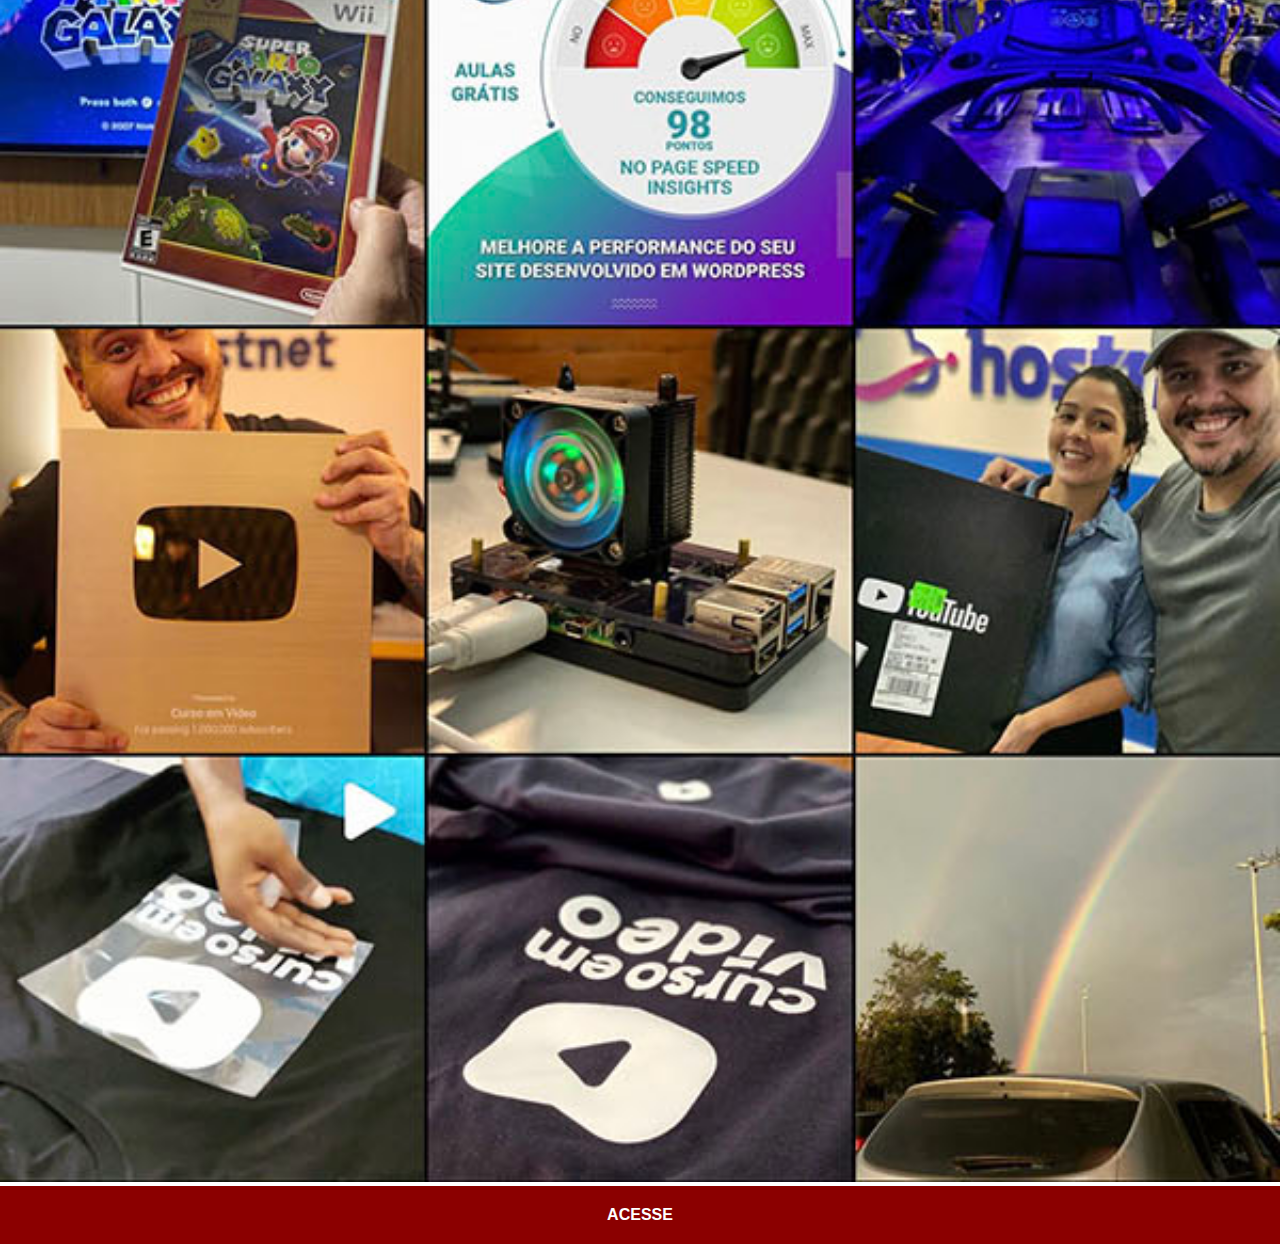
<file: redes-sociais/instagram.html>
<!DOCTYPE html>
<html lang="pt-br">
<head>
    <meta charset="UTF-8">
    <meta http-equiv="X-UA-Compatible" content="IE=edge">
    <meta name="viewport" content="width=device-width, initial-scale=1.0">
    <title>YouTube</title>
    <link rel="stylesheet" href="../estilos/style-social.css">
</head>
<body>
    <img src="../imagens/tela-instagram.jpg" alt="Instagram">
    <a href="https://www.youtube.com/@CursoemVideo/playlists" target="_blank">ACESSE</a>
</body>
</html>
</file>
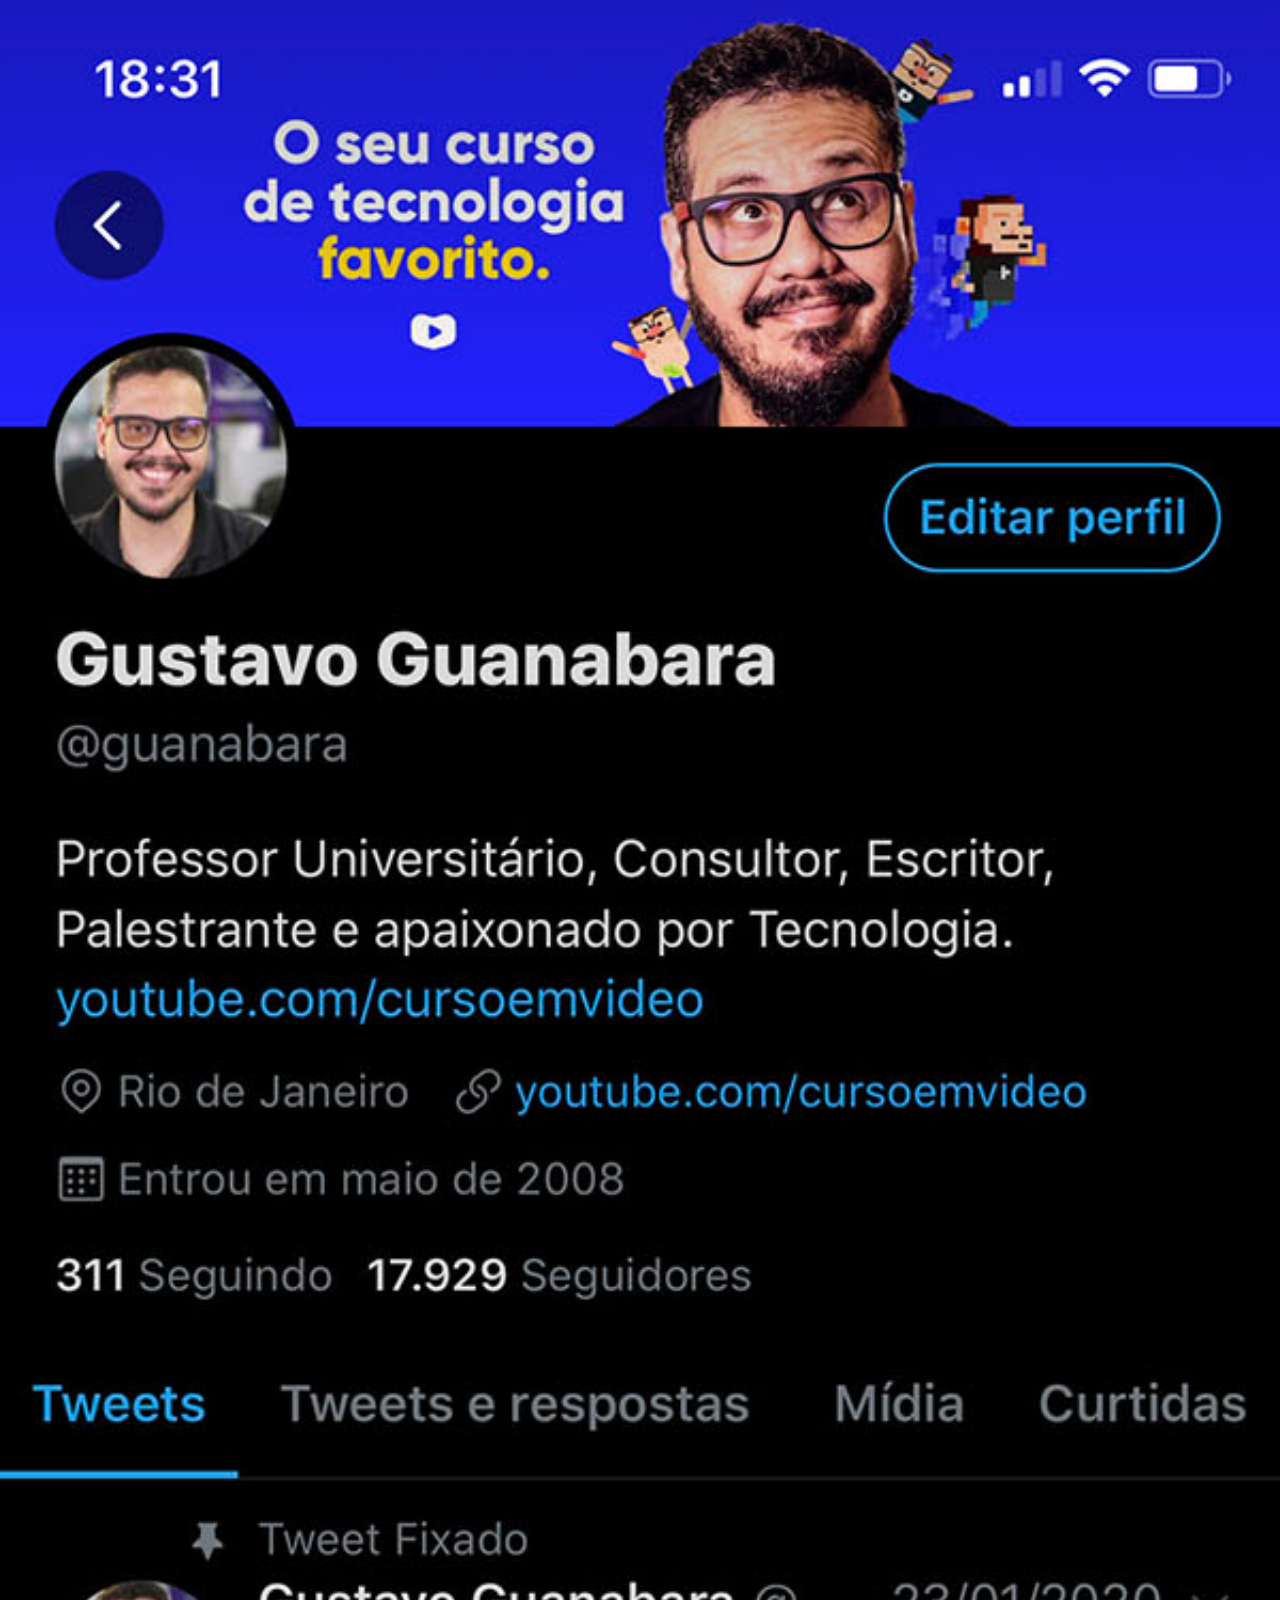
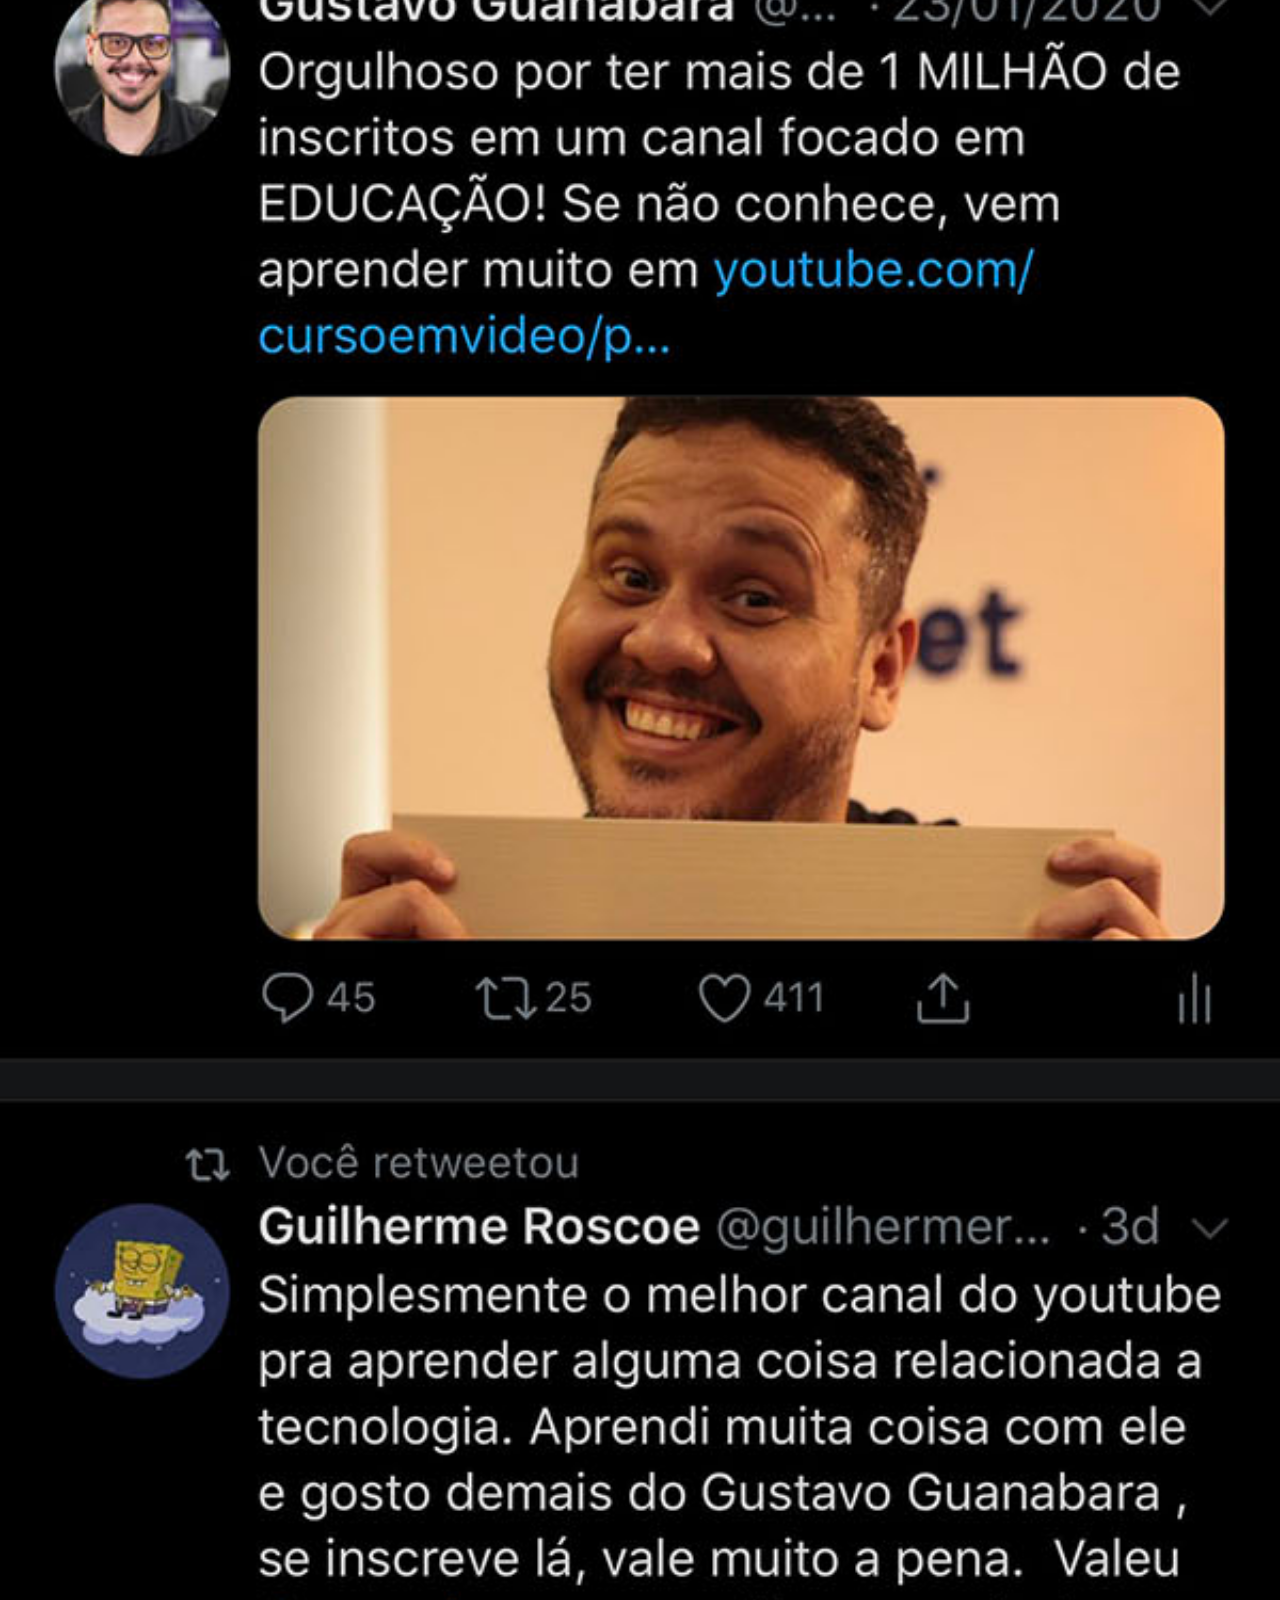
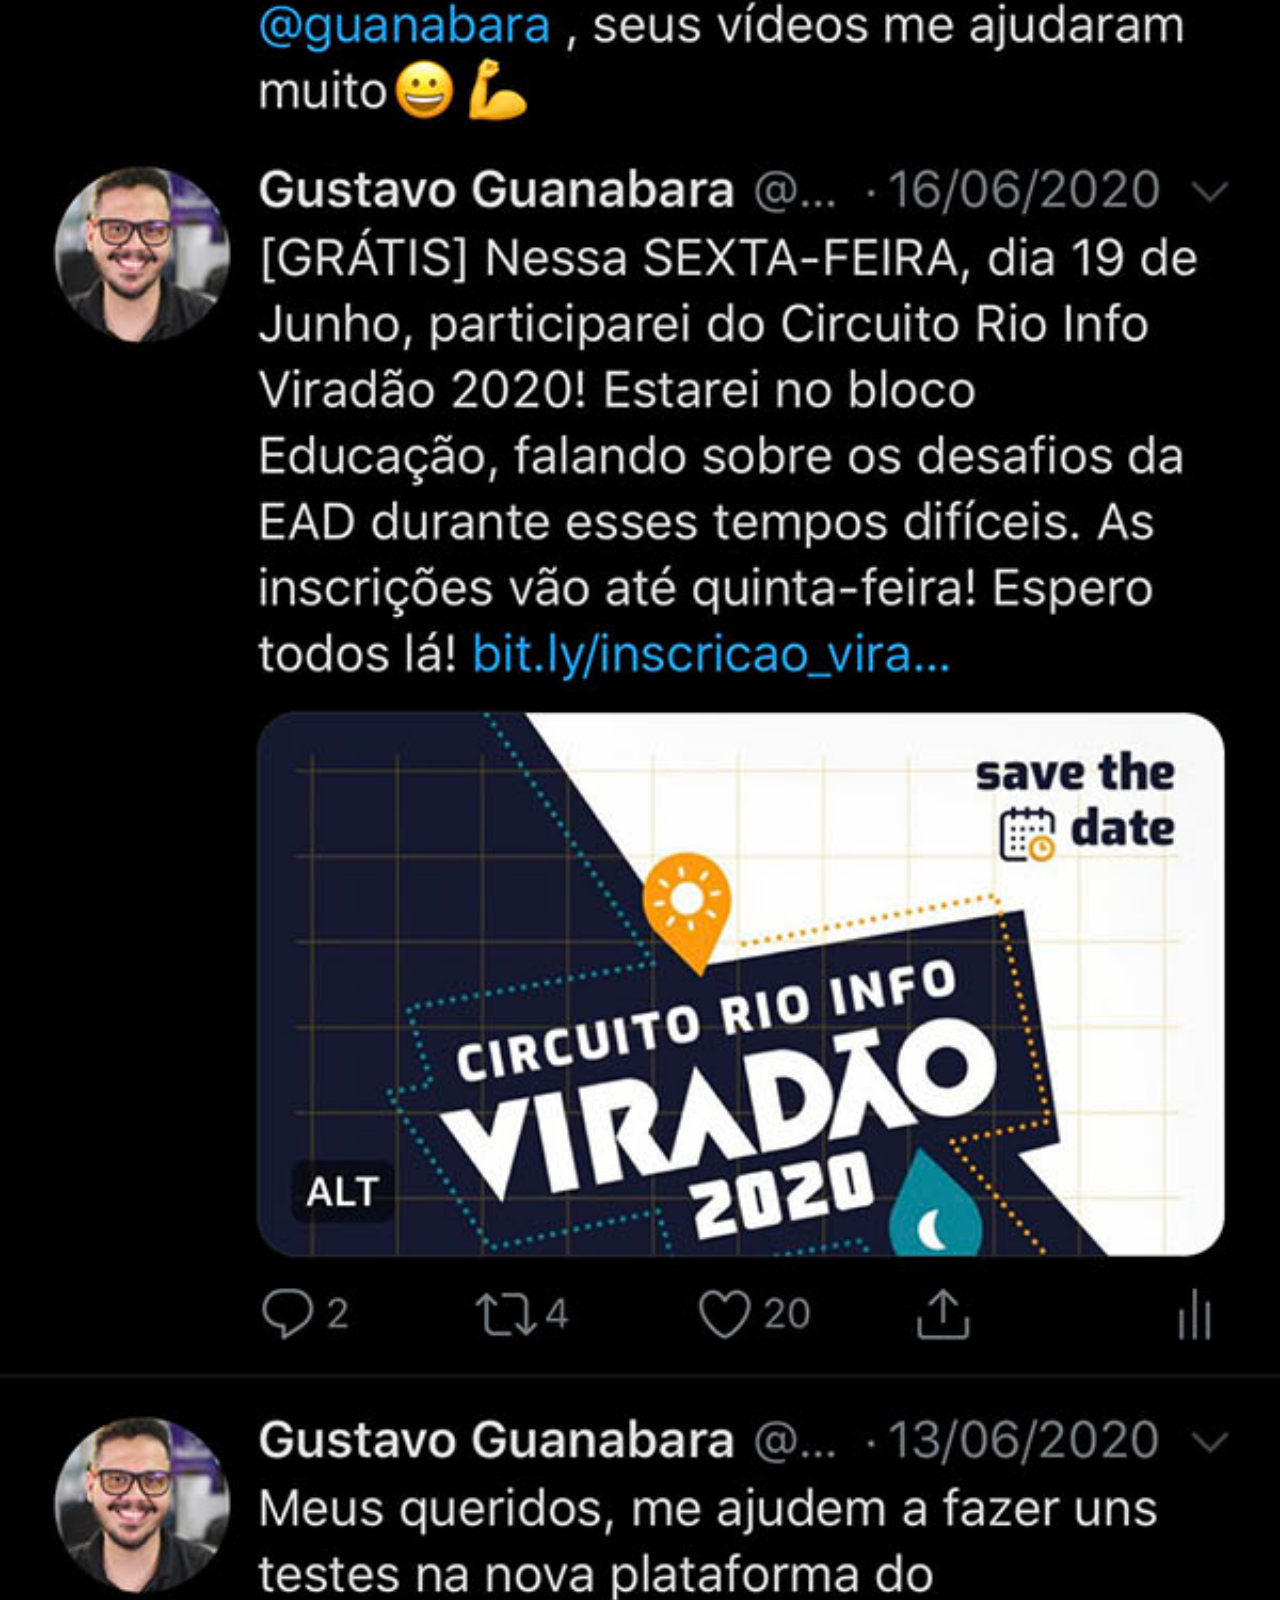
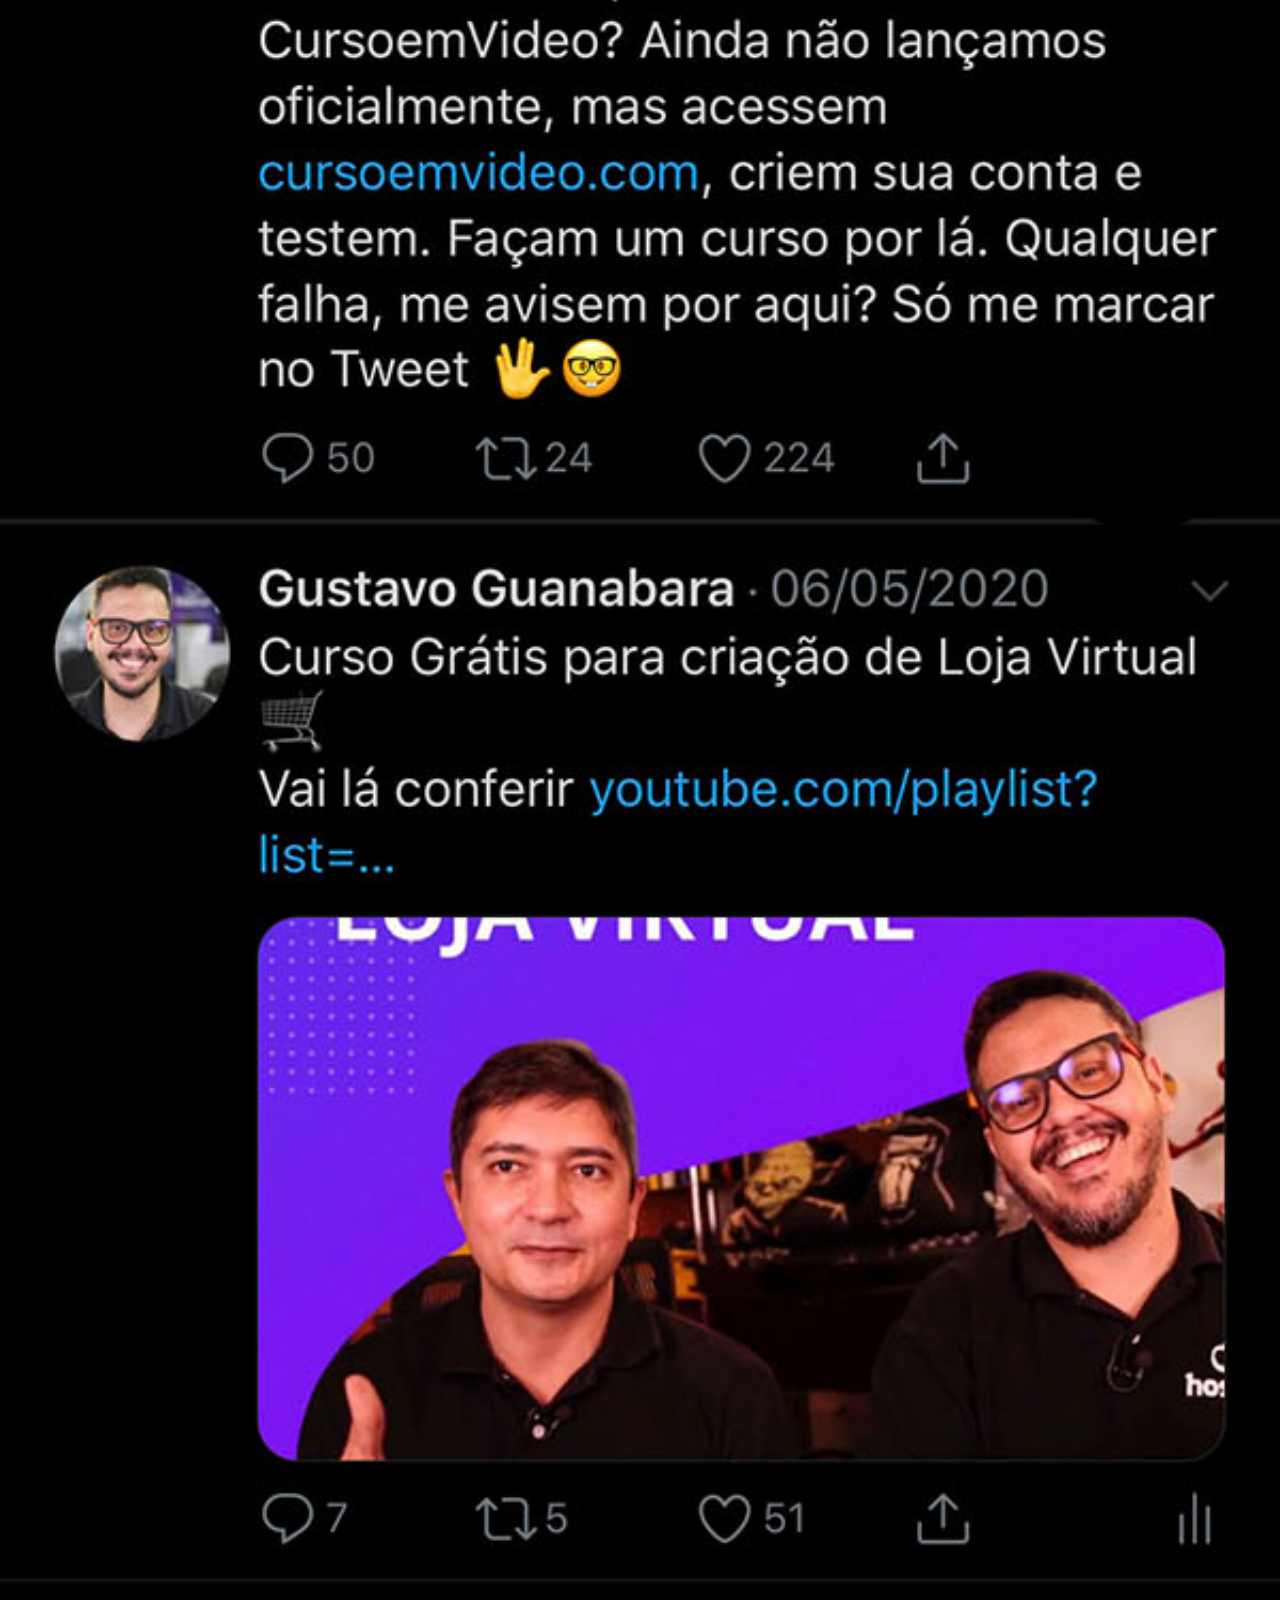
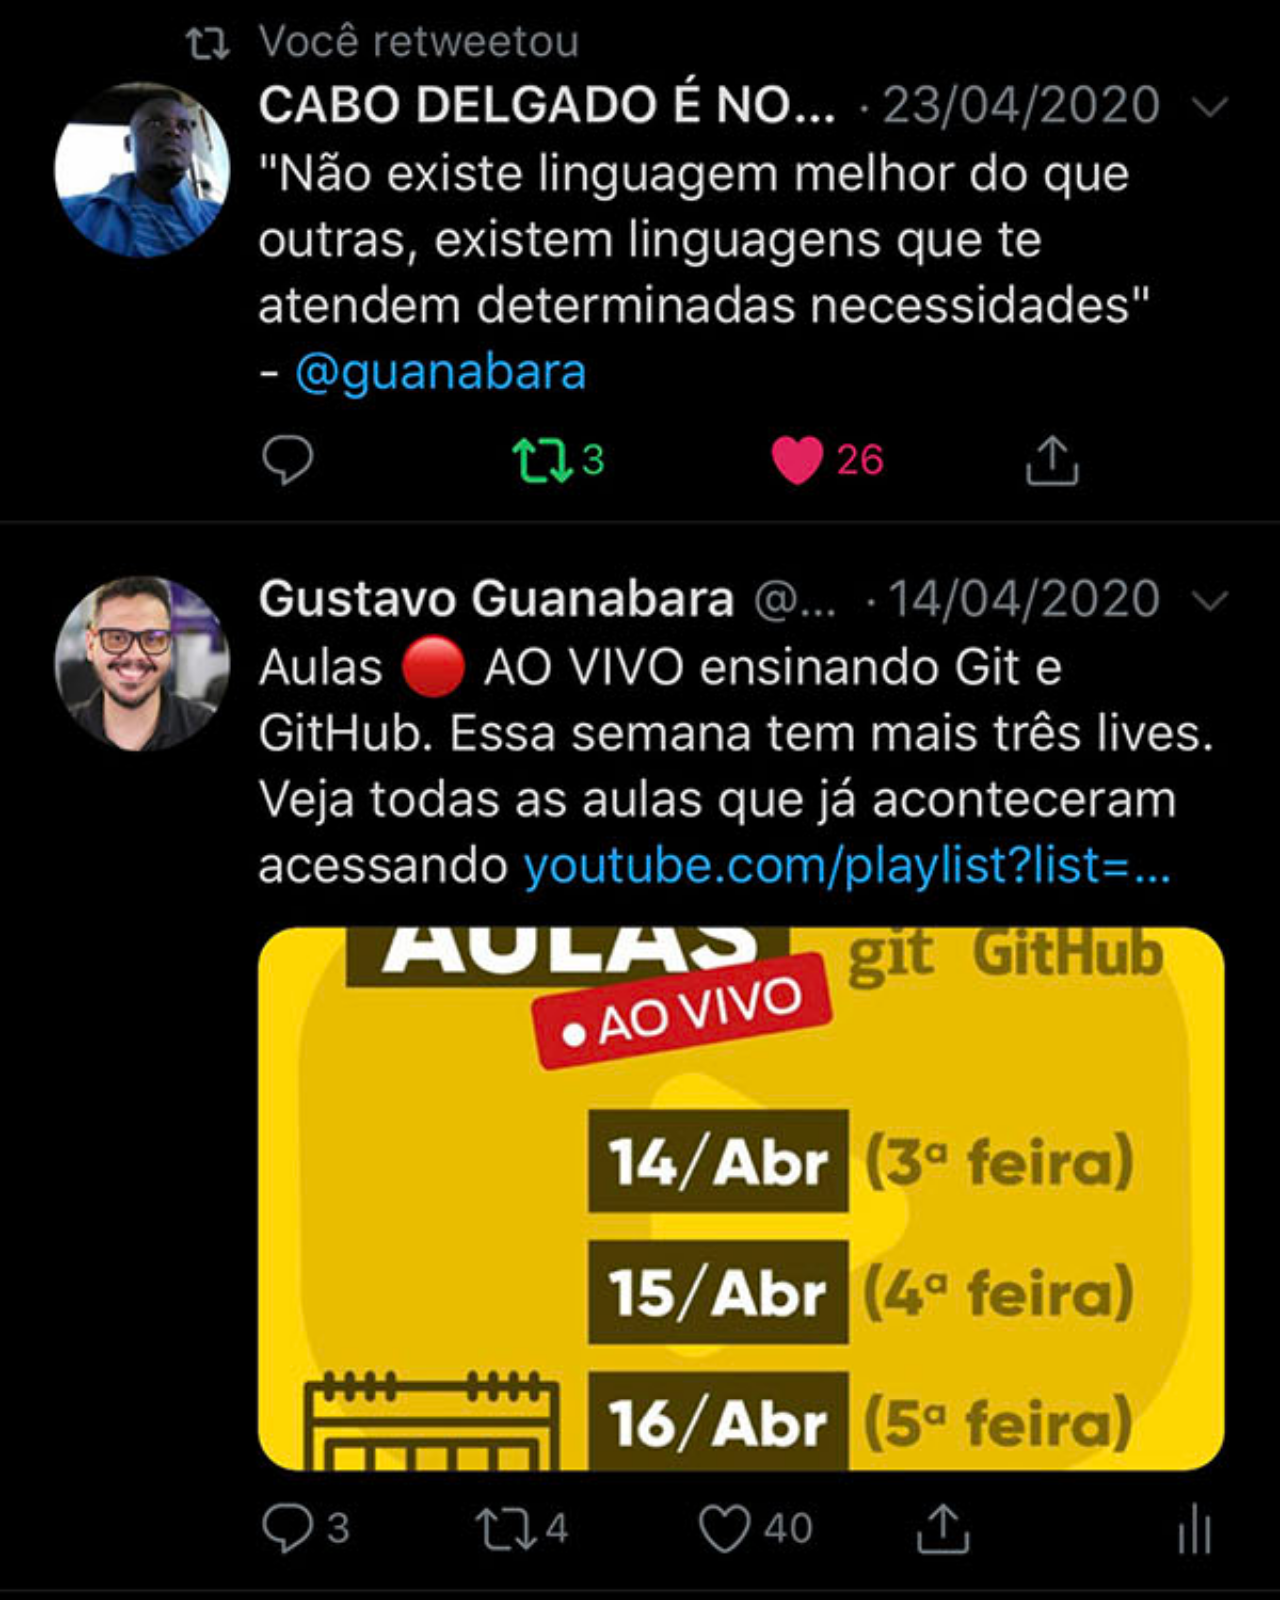
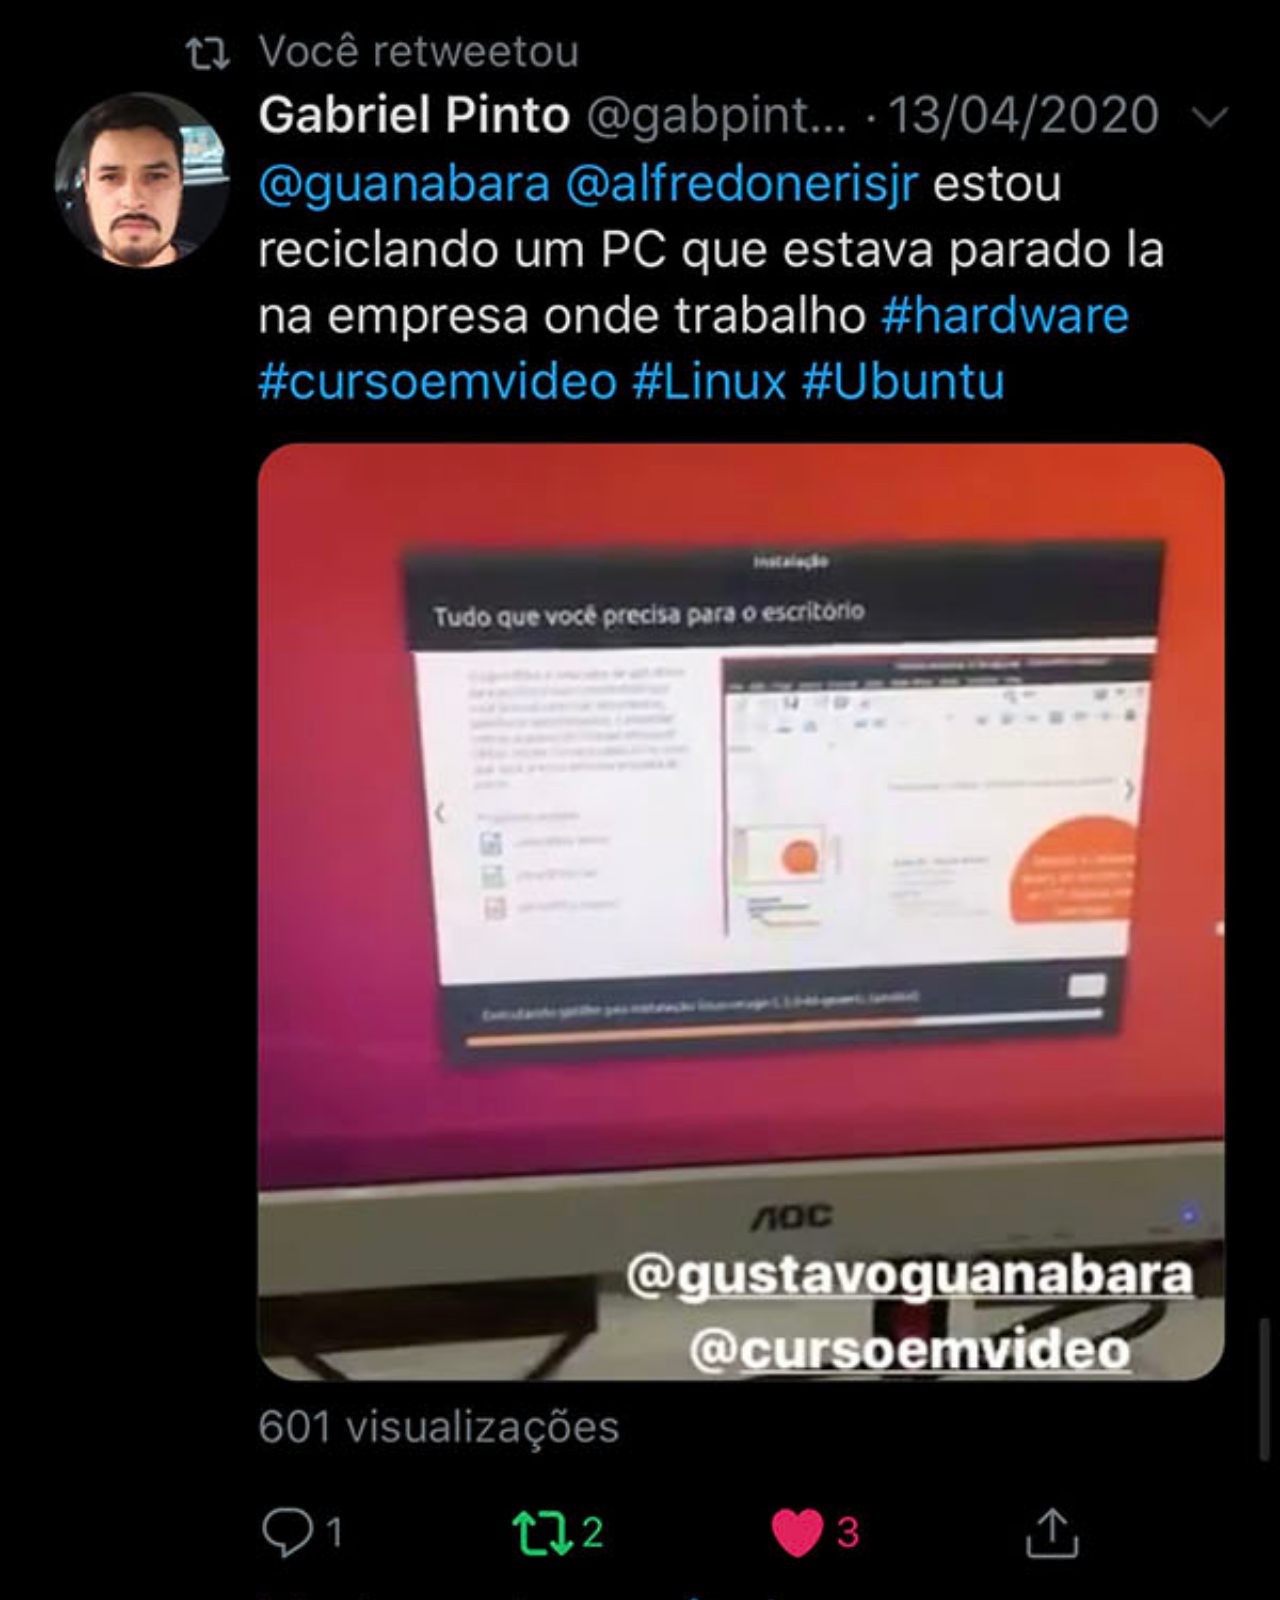
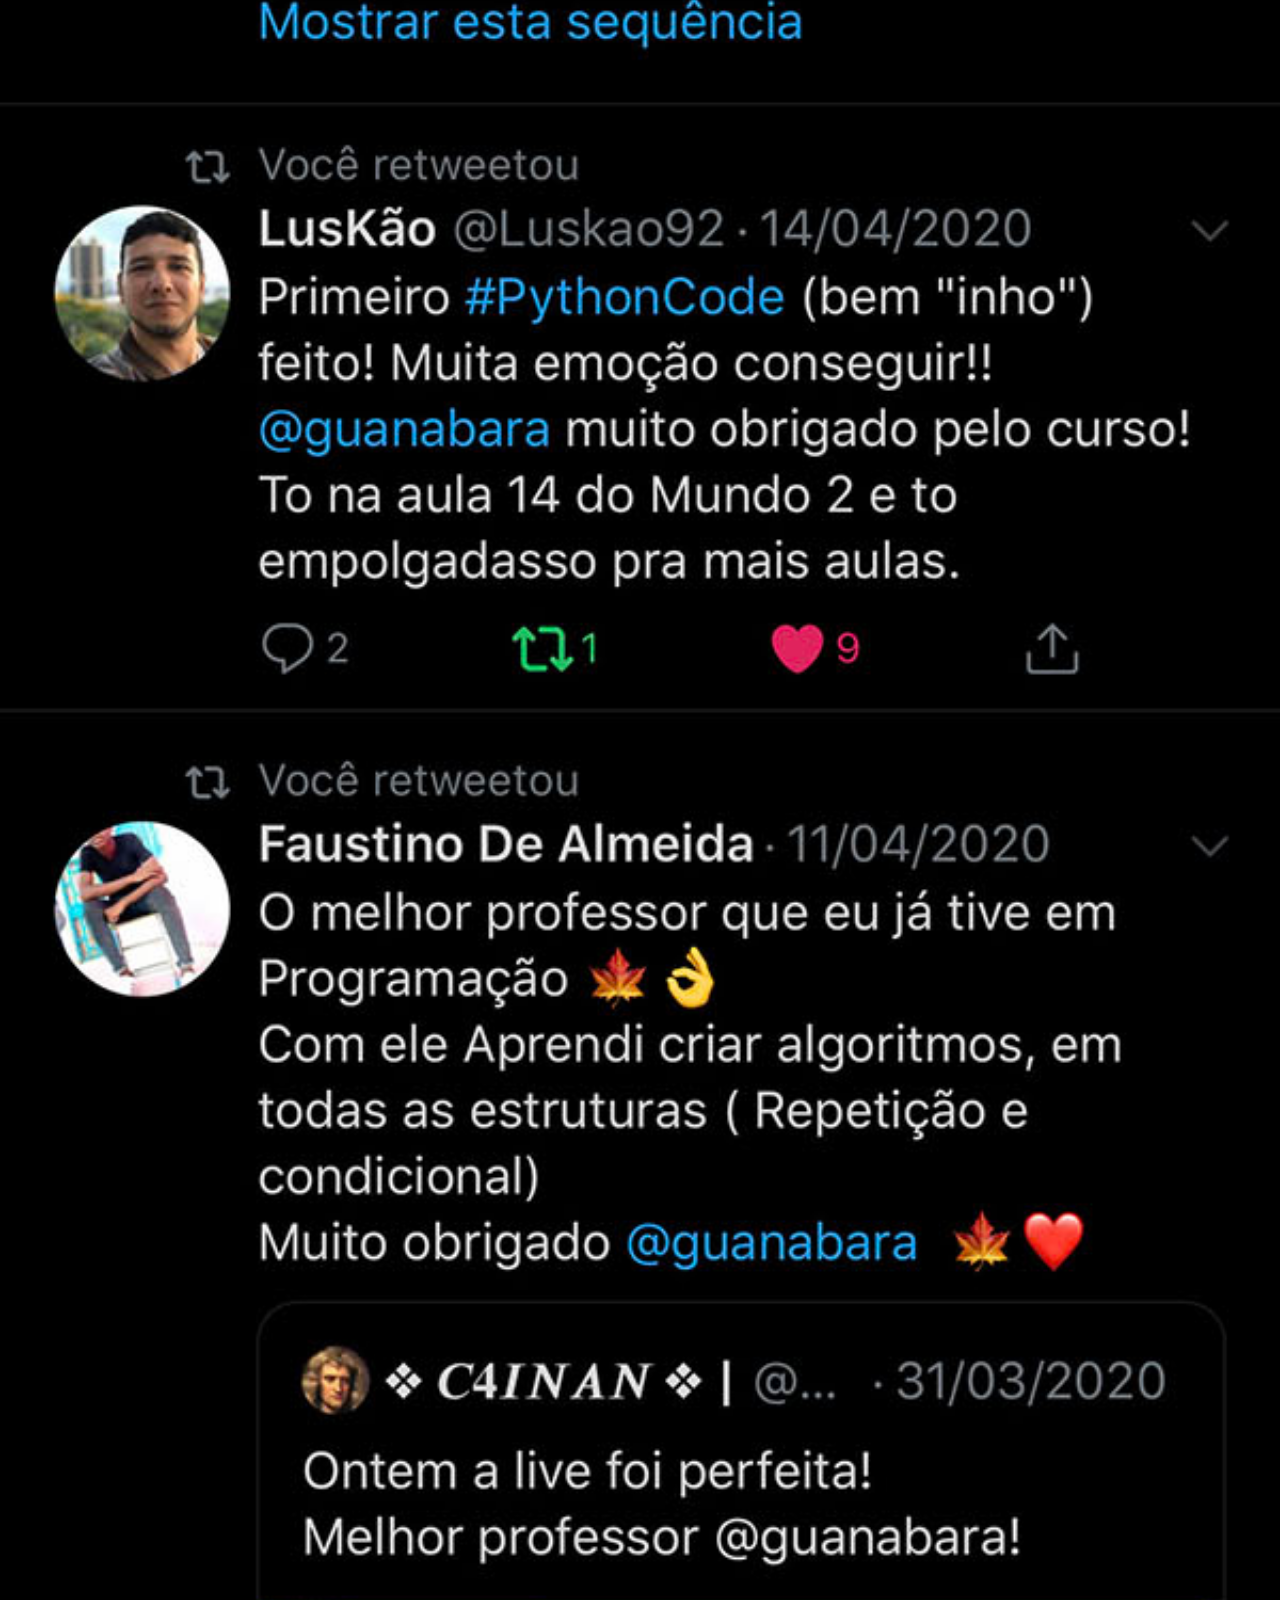
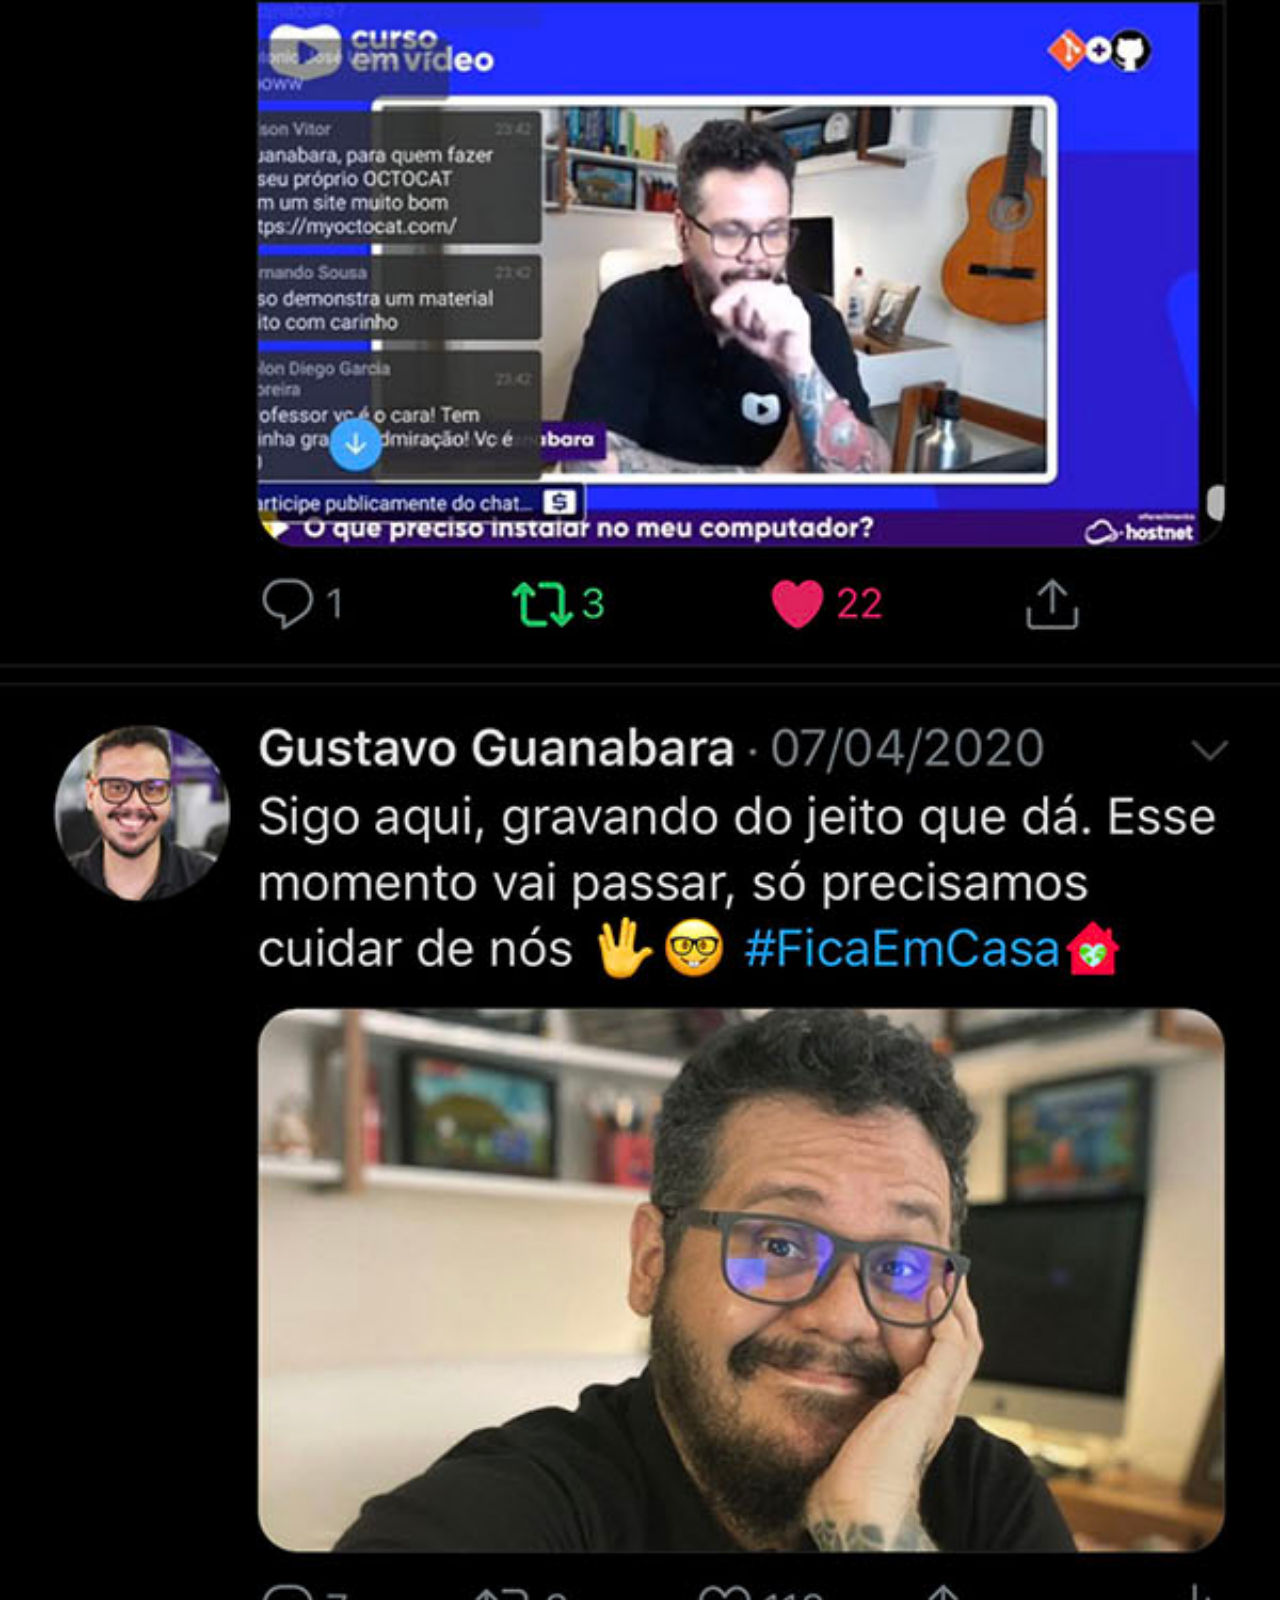
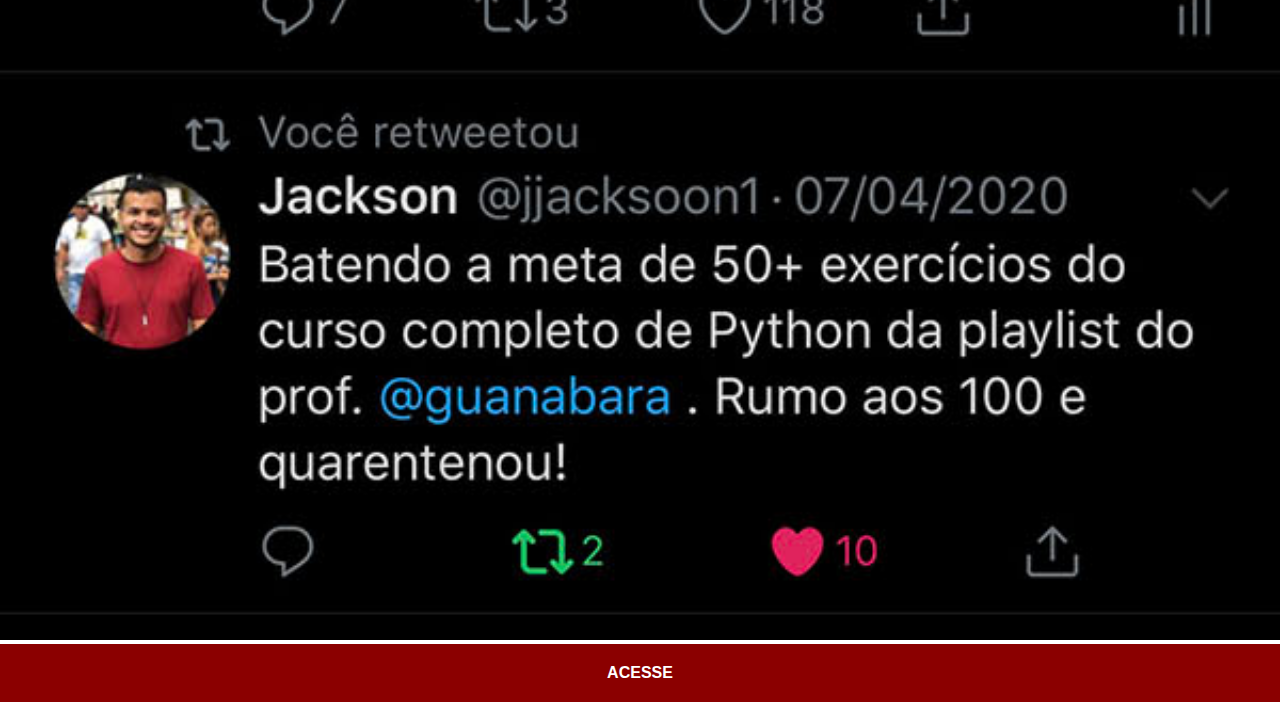
<file: redes-sociais/twitter.html>
<!DOCTYPE html>
<html lang="pt-br">
<head>
    <meta charset="UTF-8">
    <meta http-equiv="X-UA-Compatible" content="IE=edge">
    <meta name="viewport" content="width=device-width, initial-scale=1.0">
    <title>YouTube</title>
    <link rel="stylesheet" href="../estilos/style-social.css">
</head>
<body>
    <img src="../imagens/tela-twitter.jpg" alt="Twitter">
    <a href="https://www.youtube.com/@CursoemVideo/playlists" target="_blank">ACESSE</a>
</body>
</html>
</file>
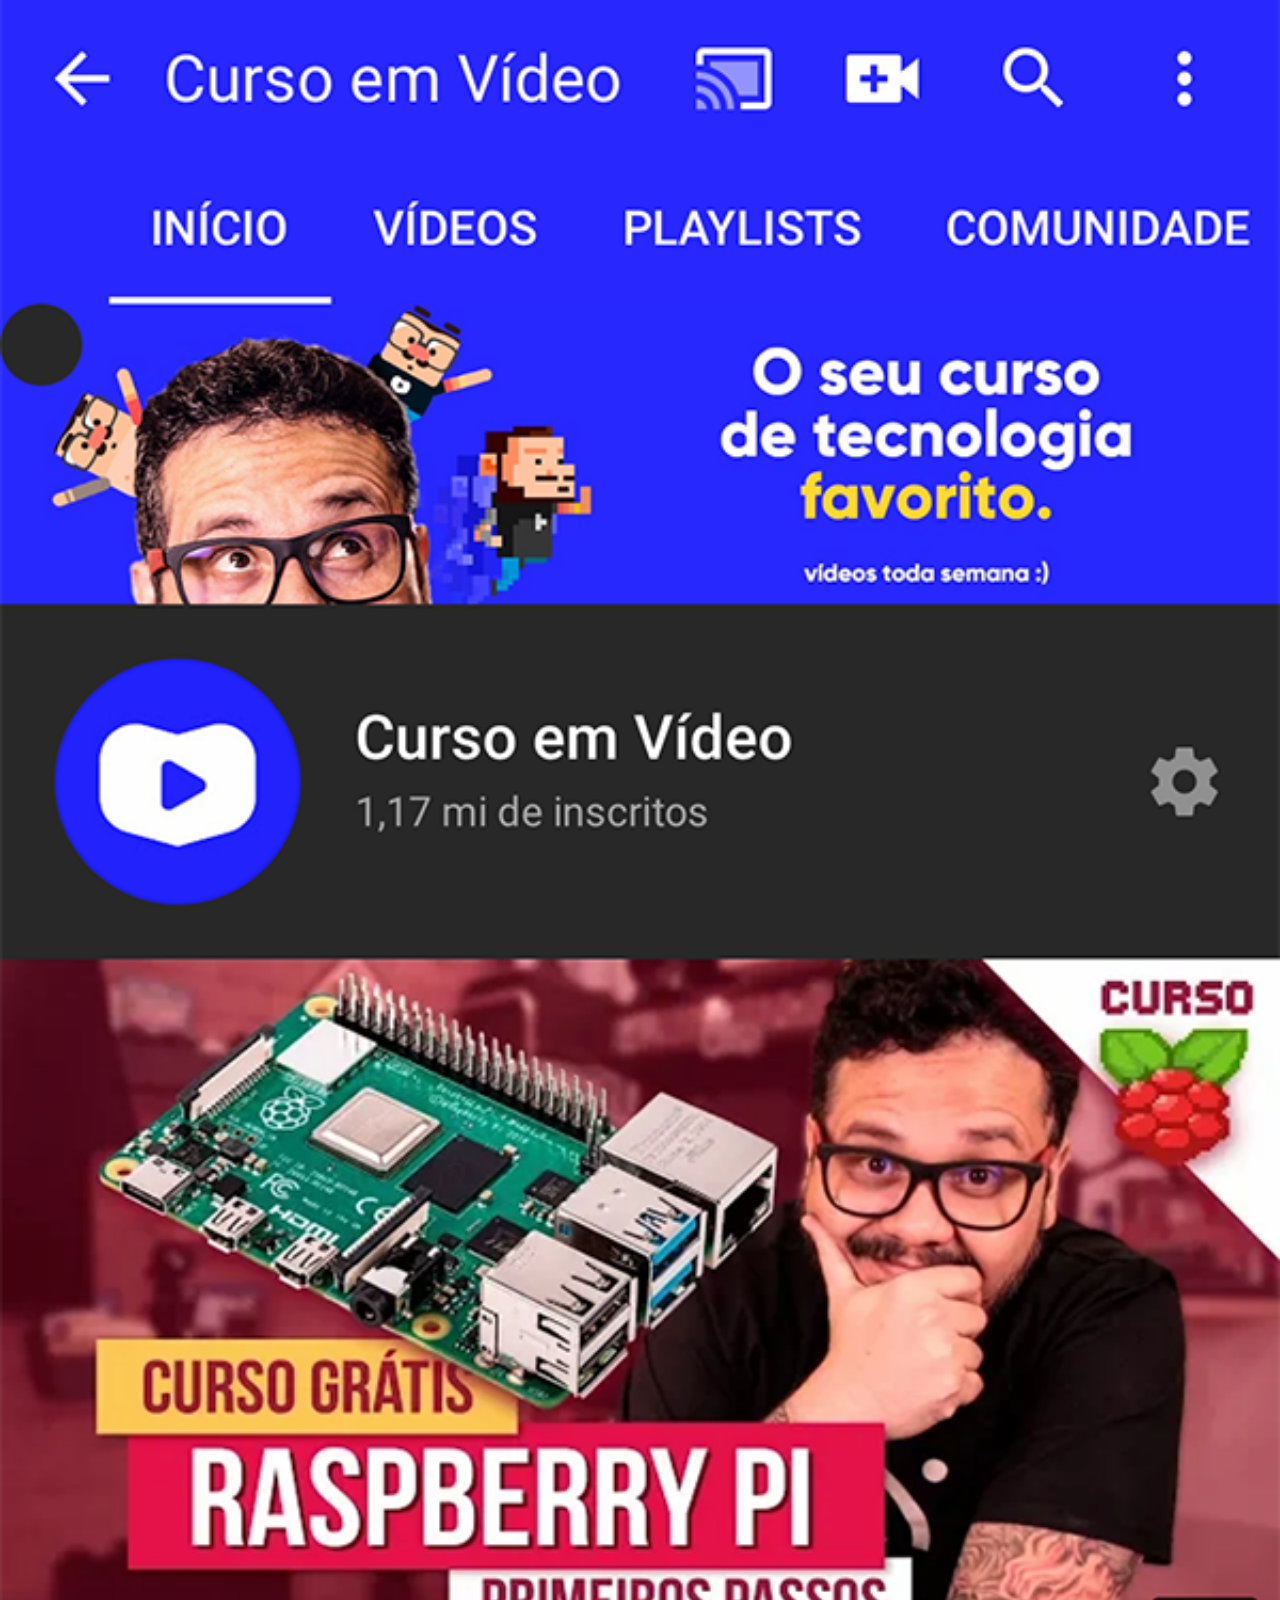
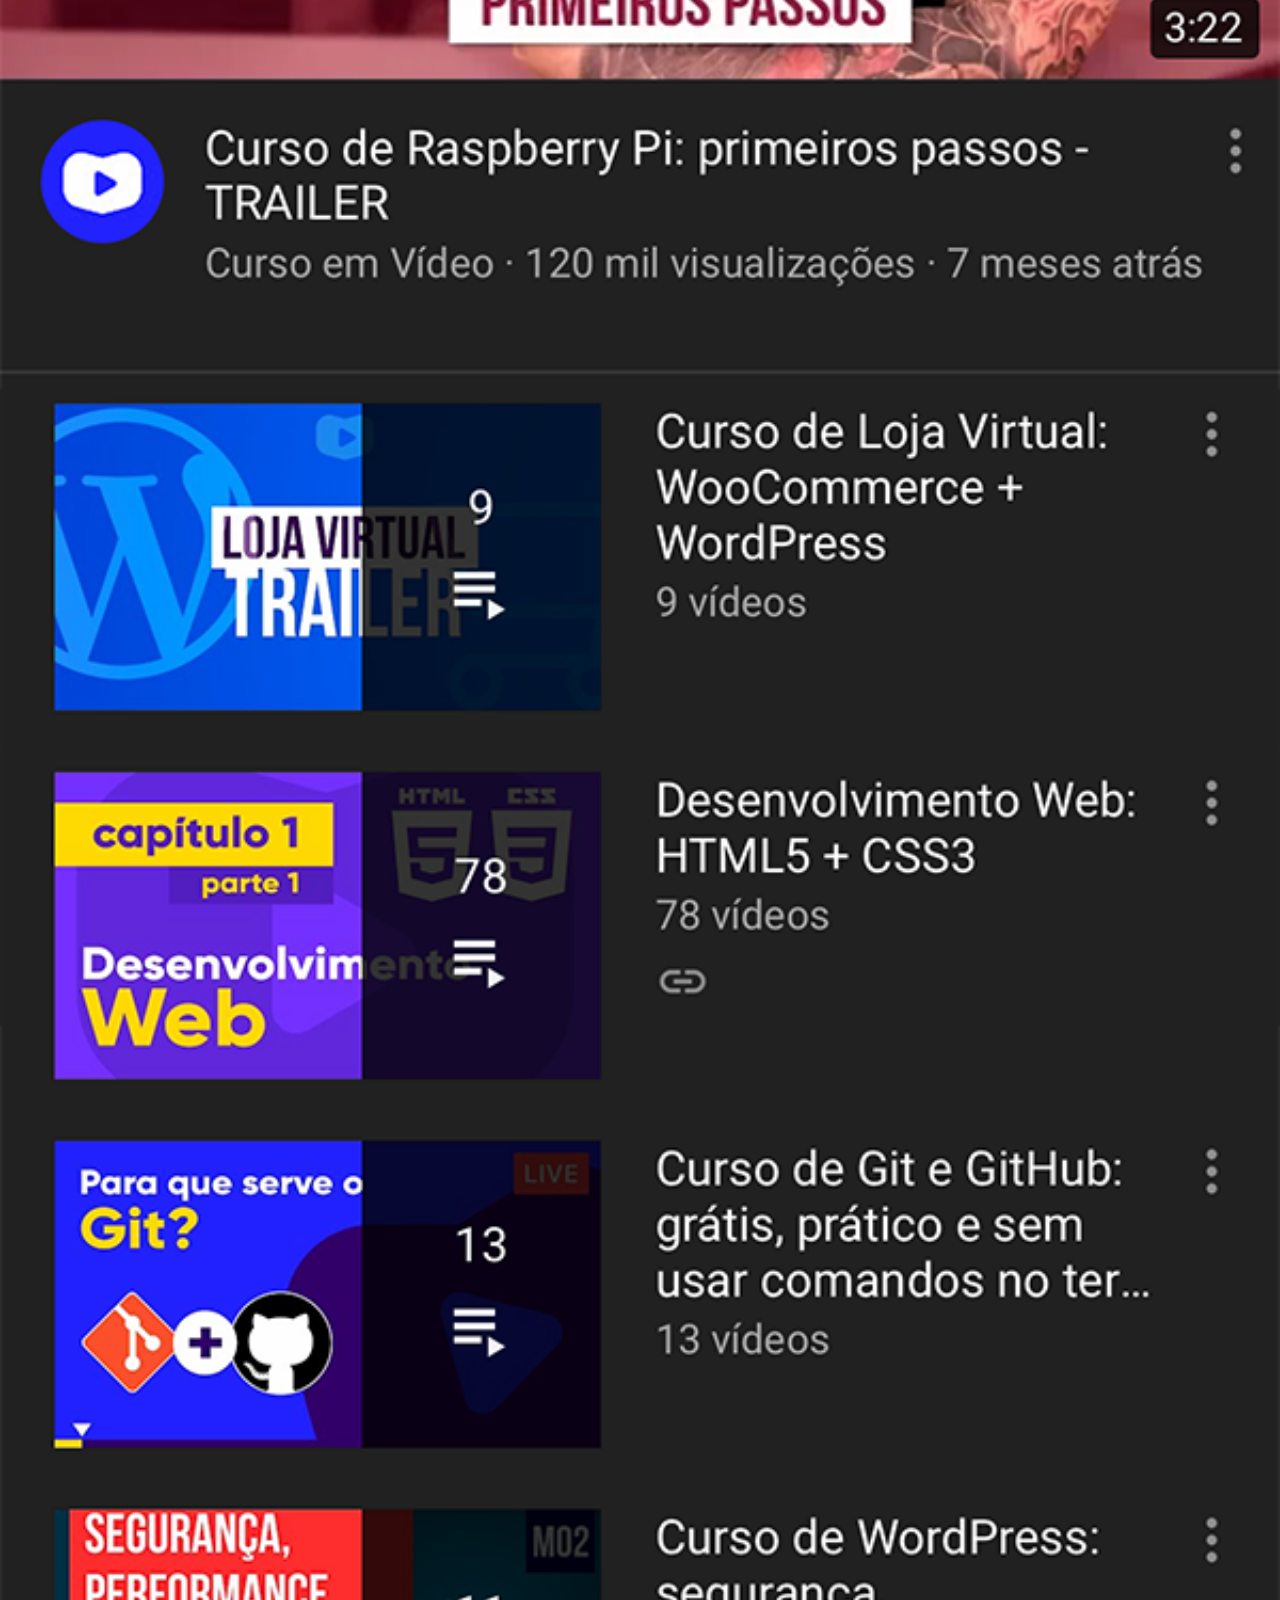
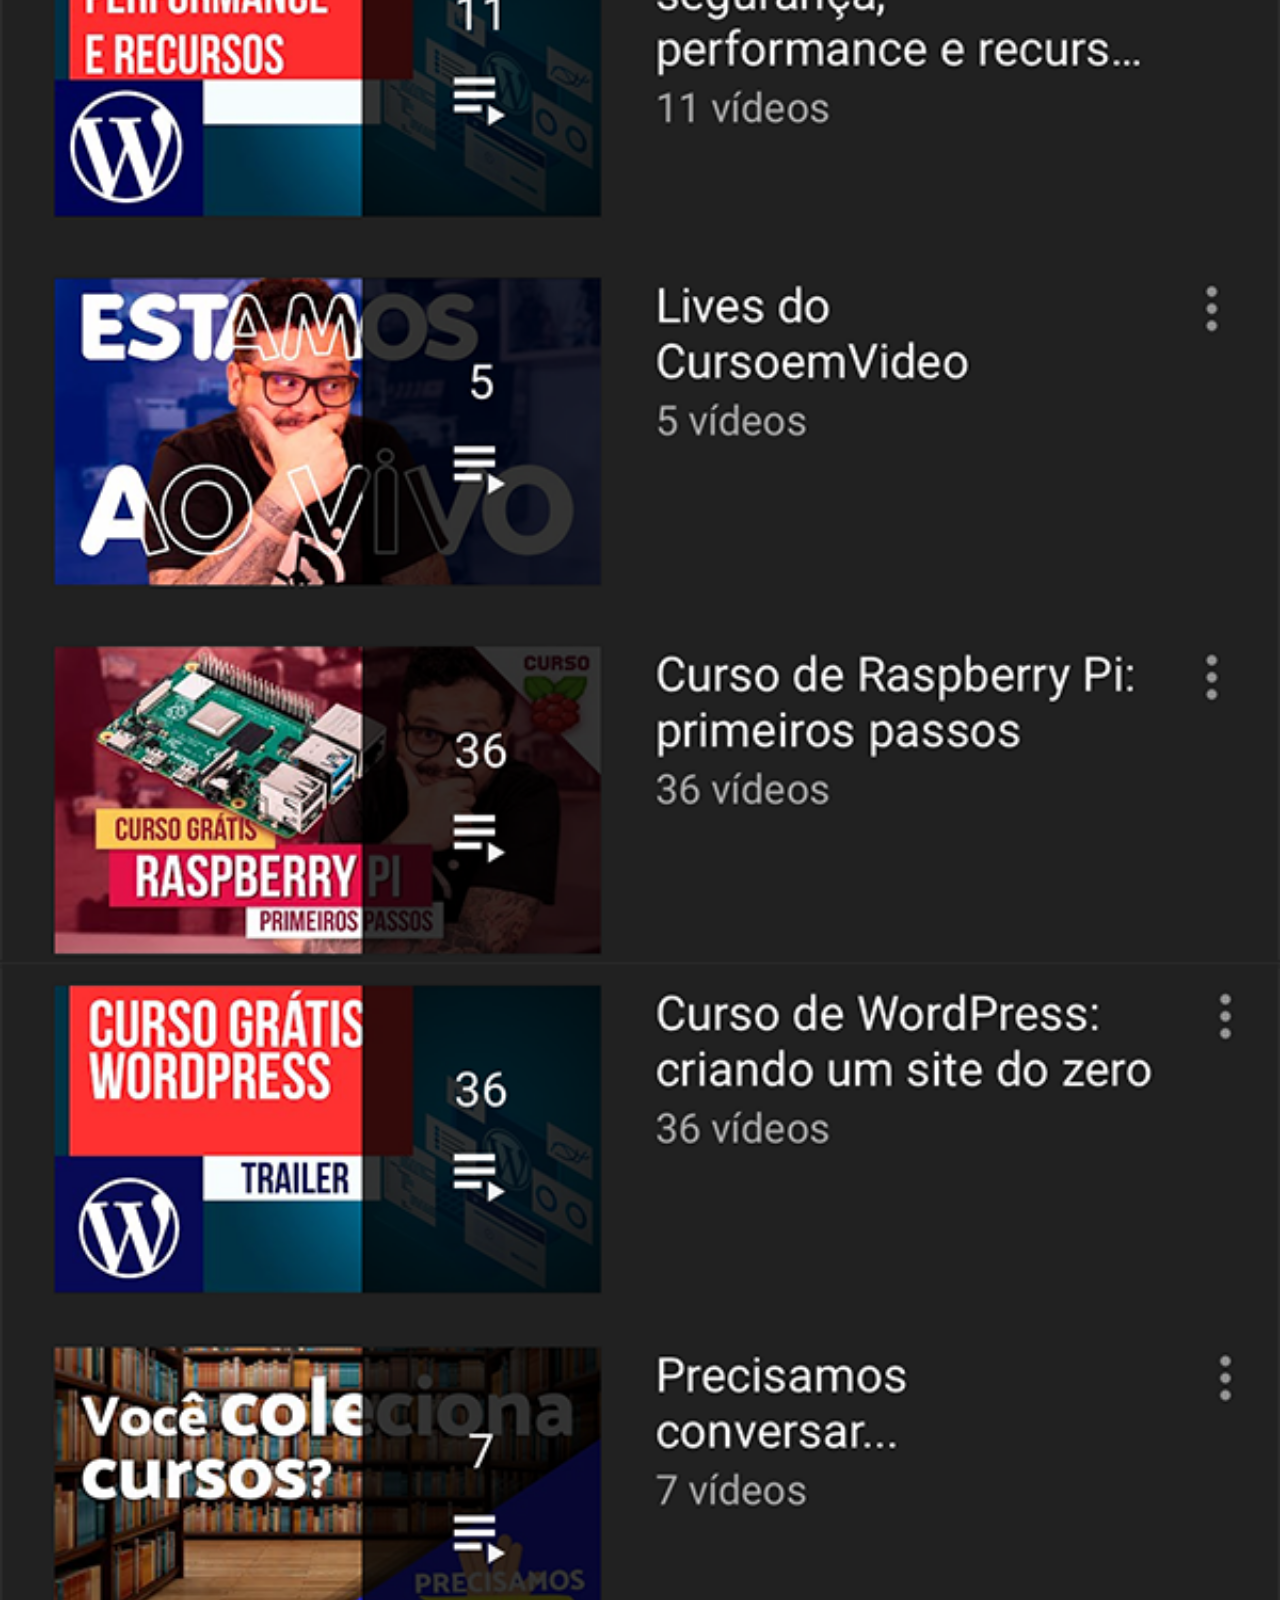
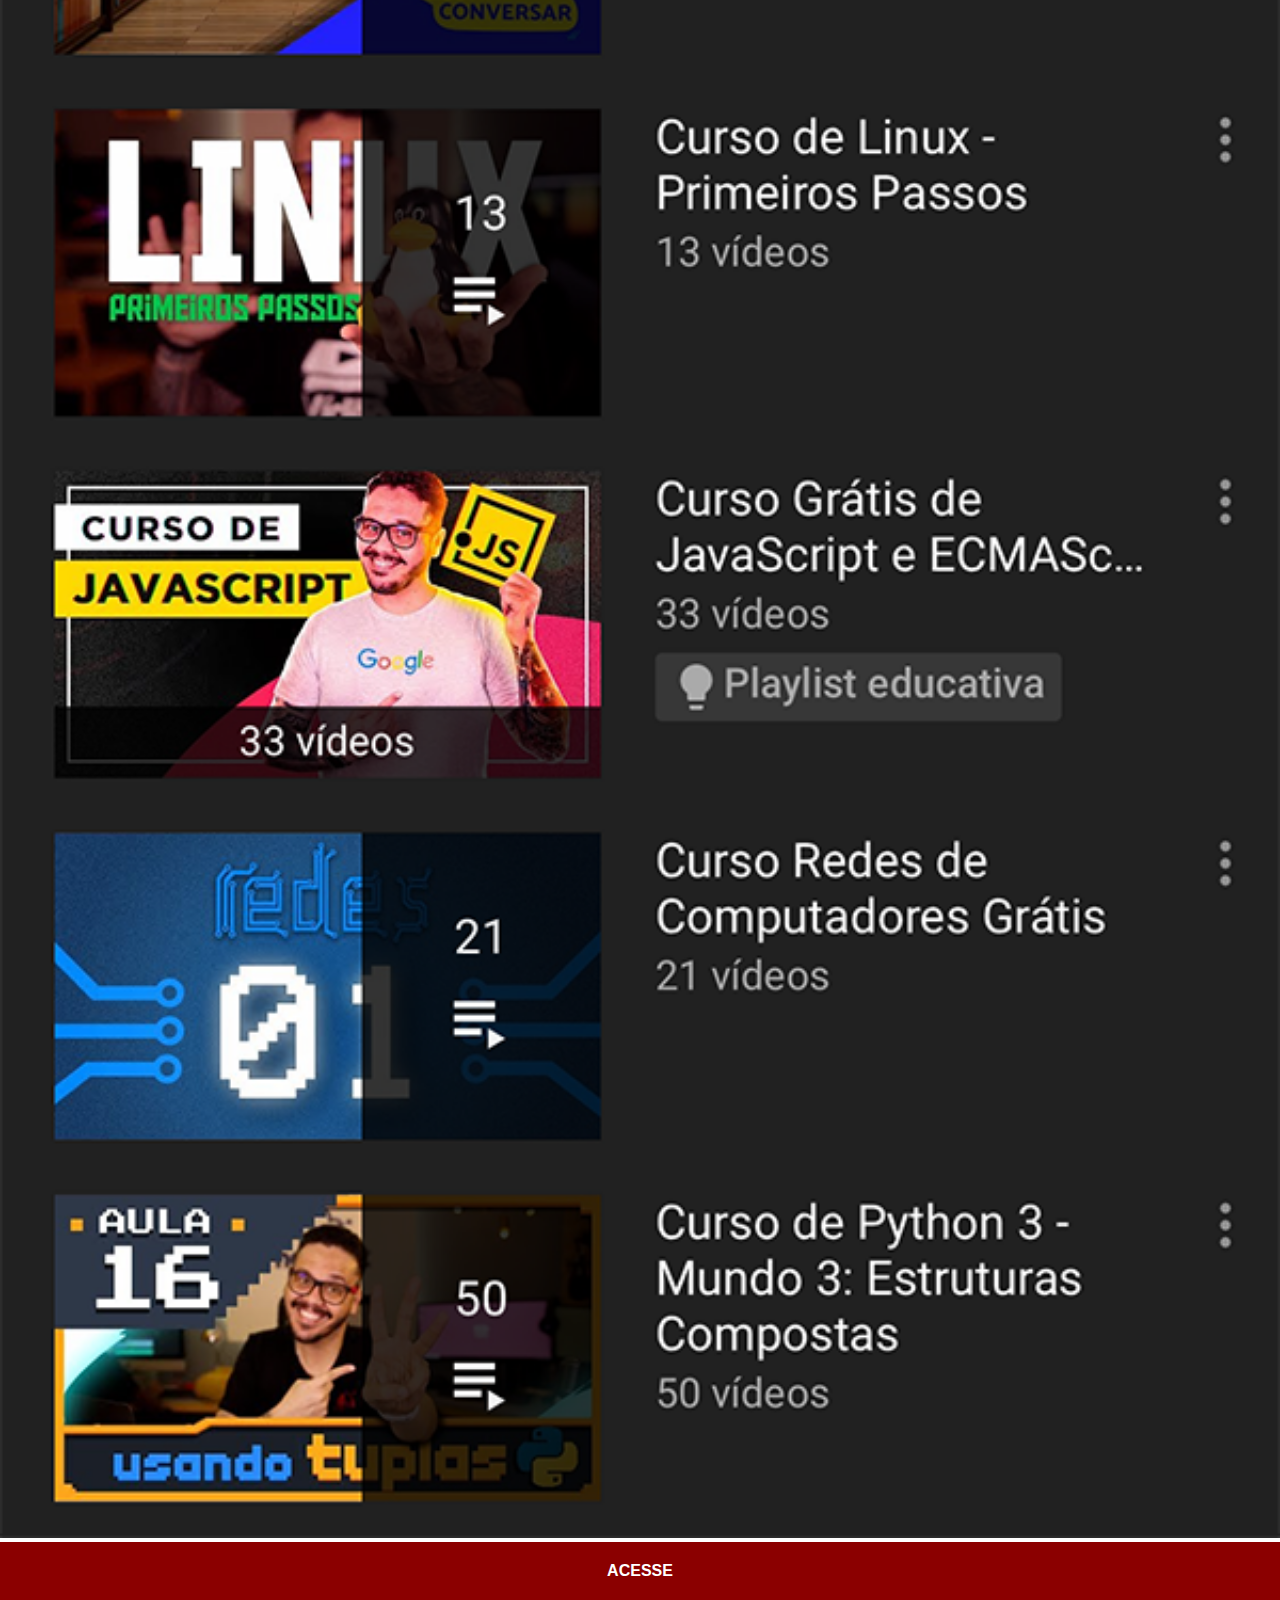
<file: redes-sociais/youtube.html>
<!DOCTYPE html>
<html lang="pt-br">
<head>
    <meta charset="UTF-8">
    <meta http-equiv="X-UA-Compatible" content="IE=edge">
    <meta name="viewport" content="width=device-width, initial-scale=1.0">
    <title>YouTube</title>
    <link rel="stylesheet" href="../estilos/style-social.css">
</head>
<body>
    <img src="../imagens/tela-youtube.png" alt="Youtube">
    <a href="https://www.youtube.com/@CursoemVideo/playlists" target="_blank">ACESSE</a>
</body>
</html>
</file>
<file: estilos/style.css>
@charset "UTF-8";

* {
    margin: 0px;
    padding: 0px;
    font-family: Arial, Helvetica, sans-serif;
}

html,body {
    height: 100vh;
    width: 100vw;
    background-color: black;
}

body {
    background: url(../imagens/fundo-madeira.jpg) no-repeat top center;
    background-size: cover;
    background-attachment: fixed;
}

main {
    position: relative;
    height: 100vh;

}

#celular {
    position: absolute;
    top: 50%;
    left: 50%;
    transform: translate(-50%, -50%);

    height: 625px;
    width: 311px;
    background: url(../imagens/frame-iphone.png) no-repeat;
}

#redes img {
    width: 50px;
    margin: 5px;
    border-radius: 50%;
    box-shadow: 2px 2px 5px rgba(0, 0, 0, 0.403);
}

#redes {
    text-align: right;
}

#redes img:hover {
    border: 2px solid rgba(255, 255, 255, 0.63);
    transform: translate(-4px, -4px);
    transition-duration: 0.2s;
    box-shadow: 5px 5px 10px rgba(0, 0, 0, 0.534);
}

iframe#tela {
    position: relative;
    top: 80px;
    left: 22px;

    width: 267px;
    height: 471px;
}
</file>
<file: estilos/style-social.css>
@charset "UTF-8";

body{
    font-family: Arial, Helvetica, sans-serif;
}
* {
    margin: 0px;
    padding: 0px;
}

::-webkit-scrollbar {
    width: 0px;
    height: 0px;
}

a {
    display: block;
    background-color: darkred;
    color: white;
    text-decoration: none;
    padding: 20px;
    text-align: center;
    font-weight: bold;
}

img {
    width: 100vw;
}
</file>
